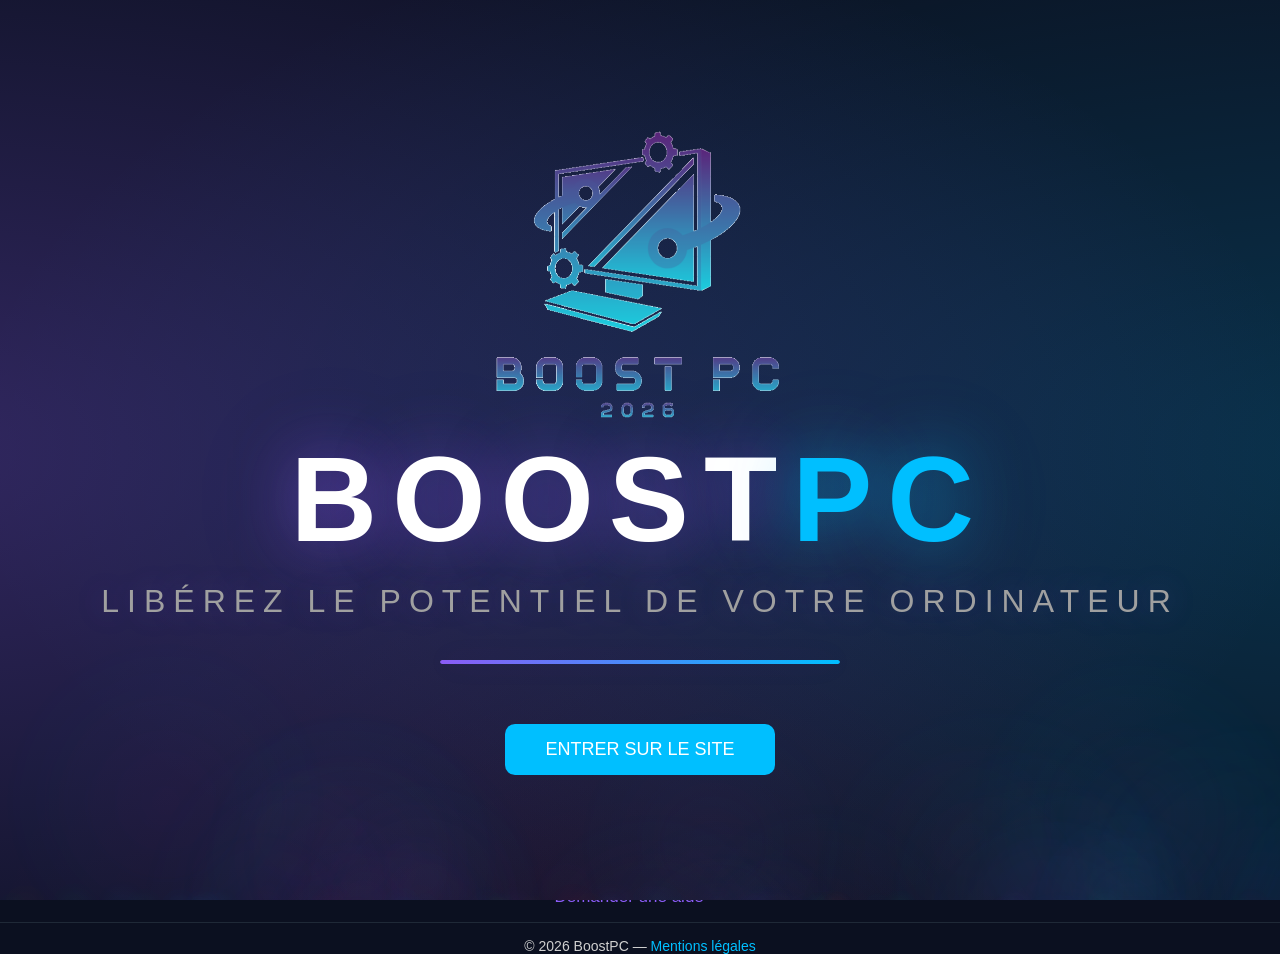
<file: index.html>
<!DOCTYPE html>
<html lang="fr">

<head>
    <meta charset="UTF-8">
    <meta name="viewport" content="width=device-width, initial-scale=1.0">

    <title>BoostPC - Optimisation PC Gratuite, Gaming & Assistance</title>
    <meta name="description" content="BoostPC optimise votre PC gratuitement : performances, gaming, maintenance et assistance informatique personnalisée.">

    <meta property="og:title" content="BoostPC - Optimisation PC Gratuite, Gaming & Assistance">
    <meta property="og:description" content="Libérez le potentiel de votre ordinateur. Optimisation, gaming, maintenance et assistance informatique gratuite.">
    <meta property="og:image" content="https://boostpcbyquarz.github.io/boostpc/images/Boost_PC_logo.png">
    <meta property="og:image:width" content="1200">
    <meta property="og:image:height" content="630">
    <meta property="og:url" content="https://boostpcbyquarz.github.io/boostpc/">
    <meta property="og:type" content="website">
    <meta property="og:site_name" content="BoostPC">
    <meta name="twitter:card" content="summary_large_image">

    <!-- Feuille de style -->
    <link rel="stylesheet" href="css/style.css">
    <link rel="icon" type="image/png" href="images/piclumen-1785346111693.png">
</head>

<body>

    <!-- CINÉMATIQUE D'ENTRÉE SPECTACULAIRE -->
    <div id="cinematic-overlay">
        <div class="cinematic-bg-glow"></div>
        <div class="cinematic-smoke" id="cinematic-smoke"></div>
        <div class="cinematic-trails"></div>
        <div class="cinematic-particles" id="cinematic-particles"></div>
        <div class="cinematic-content">
            <div class="cinematic-logo">
                <img src="images/Boost_PC_logo.png" alt="BoostPC">
            </div>
            <div class="cinematic-title">BOOST<span>PC</span></div>
            <div class="cinematic-subtitle">LIBÉREZ LE POTENTIEL DE VOTRE ORDINATEUR</div>
            <div class="cinematic-loader">
                <div class="cinematic-bar"></div>
            </div>
            <button class="cinematic-enter-btn" onclick="closeCinematic()">ENTRER SUR LE SITE</button>
        </div>
    </div>

    <!-- VIDEO DE FOND -->
    <video class="bg-video" autoplay muted loop playsinline>
        <source src="videos/ventilos-bg.mp4" type="video/mp4">
    </video>
    <div class="bg-video-overlay"></div>

    <!-- HEADER -->
    <header>
        <div class="logo">
            <img src="images/piclumen-1785346111693.png" alt="BoostPC" width="80">
        </div>
        <nav>
            <a href="index.html">Accueil</a>
            <a href="pages/services.html">Services</a>
            <a href="pages/resultats.html">Résultats</a>
            <a href="pages/avis.html">Avis</a>
            <a href="pages/communaute.html">Communauté</a>
            <a href="pages/apropos.html">À propos</a>
            <a href="pages/faq.html">FAQ</a>
            <a href="pages/partenariat.html">Partenariat</a>
            <a href="pages/contact.html">Contact</a>
        </nav>
    </header>

    <!-- SECTION HERO -->
    <section class="hero">

        <img src="images/Boost_PC_logo.png" alt="BoostPC" class="hero-logo">

        <!-- BLOC LIVE -->
        <div id="live-accueil" style="display:none;" class="live-accueil">
            <p>🔴 En ce moment en live :</p>
            <div id="live-accueil-liste"></div>
        </div>

        <p>
            Libérez le potentiel de votre ordinateur
        </p>

        <span>
            Optimisation PC • Gaming • Maintenance • Assistance informatique
        </span>

        <a href="pages/contact.html" class="hero-button">
            Demander une aide gratuite
        </a>

    </section>

    <!-- SECTION AVANTAGES -->
    <section class="advantages">

        <div class="advantages-container">

            <div class="intro-text">
                <h2>Une expertise accessible à tous</h2>
                <p>
                    BoostPC propose actuellement ses services gratuitement
                    afin de développer une communauté, partager ses connaissances
                    et aider les utilisateurs à tirer le meilleur de leur matériel.
                </p>
            </div>

            <div class="advantage-card">
                <h3>Performances optimisées</h3>
                <p>Amélioration de la réactivité, de la stabilité et de l'efficacité du système.</p>
            </div>

            <div class="advantage-card">
                <h3>Assistance personnalisée</h3>
                <p>Des conseils adaptés à votre matériel et à vos besoins.</p>
            </div>

            <div class="advantage-card">
                <h3>Modifications expliquées</h3>
                <p>Chaque optimisation est expliquée et peut être annulée à tout moment.</p>
            </div>

        </div>

    </section>

    <!-- FOOTER -->
    <footer>
        <div class="intervention-counter">
            <p>🔧 <strong>19</strong> PC optimisés</p>
            <a href="pages/contact.html">Demander une aide →</a>
        </div>
        <p>&copy; 2026 BoostPC — <a href="pages/mentions-legales.html">Mentions légales</a></p>
    </footer>

    <!-- SCRIPTS -->
    <script src="js/script.js"></script>
    <script data-goatcounter="https://boostpc.goatcounter.com/count" async src="//gc.zgo.at/count.js"></script>

    <script>
    // =========================
    // CINÉMATIQUE D'ENTRÉE SPECTACULAIRE
    // =========================

    document.addEventListener('DOMContentLoaded', function() {

        const overlay = document.getElementById('cinematic-overlay');
        if (!overlay) return;

        // =========================
        // GÉNÉRER LES PARTICULES
        // =========================

        const particlesContainer = document.getElementById('cinematic-particles');
        if (particlesContainer) {
            const colors = ['#8B5CF6', '#00bfff', '#ff0044', '#00ff88', '#ffd700'];

            for (let i = 0; i < 60; i++) {
                const particle = document.createElement('div');
                particle.className = 'particle';
                const size = Math.random() * 6 + 2;
                const color = colors[Math.floor(Math.random() * colors.length)];
                const duration = Math.random() * 8 + 6;
                const delay = Math.random() * 10;
                particle.style.cssText = `
                    width: ${size}px;
                    height: ${size}px;
                    background: ${color};
                    left: ${Math.random() * 100}%;
                    bottom: -10px;
                    animation-duration: ${duration}s;
                    animation-delay: ${delay}s;
                    box-shadow: 0 0 ${size * 3}px ${color};
                    opacity: ${Math.random() * 0.6 + 0.2};
                `;
                particlesContainer.appendChild(particle);
            }
        }

        // =========================
        // GÉNÉRER LA FUMÉE
        // =========================

        function generateSmoke() {
            const container = document.getElementById('cinematic-smoke');
            if (!container) return;

            for (let i = 0; i < 25; i++) {
                const smoke = document.createElement('div');
                smoke.className = 'smoke-particle';
                const size = Math.random() * 300 + 100;
                const duration = Math.random() * 20 + 15;
                const delay = Math.random() * 20;
                smoke.style.cssText = `
                    width: ${size}px;
                    height: ${size}px;
                    left: ${Math.random() * 100}%;
                    bottom: -${Math.random() * 200 + 50}px;
                    --smoke-duration: ${duration}s;
                    animation-delay: ${delay}s;
                    opacity: ${Math.random() * 0.3 + 0.1};
                `;
                container.appendChild(smoke);
            }
        }

        generateSmoke();

        // =========================
        // GÉNÉRER LA FUMÉE - DEUXIÈME COUCHE
        // =========================

        function generateSmokeLayer2() {
            const container = document.getElementById('cinematic-smoke');
            if (!container) return;

            for (let i = 0; i < 15; i++) {
                const smoke = document.createElement('div');
                smoke.className = 'smoke-particle';
                const size = Math.random() * 200 + 80;
                const duration = Math.random() * 25 + 20;
                const delay = Math.random() * 15;
                smoke.style.cssText = `
                    width: ${size}px;
                    height: ${size}px;
                    left: ${Math.random() * 100}%;
                    bottom: -${Math.random() * 100 + 30}px;
                    --smoke-duration: ${duration}s;
                    animation-delay: ${delay}s;
                    opacity: ${Math.random() * 0.2 + 0.05};
                    background: radial-gradient(ellipse at center, rgba(255, 255, 255, 0.05), rgba(139, 92, 246, 0.02), transparent);
                `;
                container.appendChild(smoke);
            }
        }

        generateSmokeLayer2();

        // =========================
        // FERMER LA CINÉMATIQUE
        // =========================

        window.closeCinematic = function() {
            overlay.classList.add('hidden');
            setTimeout(function() {
                overlay.style.display = 'none';
            }, 1500);
        };

        // Clic sur l'écran pour fermer plus tôt
        overlay.addEventListener('click', function(e) {
            if (e.target.tagName === 'BUTTON') return;
            clearTimeout(autoClose);
            window.closeCinematic();
        });

        // Empêcher le scroll pendant la cinématique
        document.body.style.overflow = 'hidden';

        // Réactiver le scroll quand la cinématique est fermée
        const originalClose = window.closeCinematic;
        window.closeCinematic = function() {
            document.body.style.overflow = '';
            originalClose();
        };

    });
    
    </script>

</body>
</html>
</file>
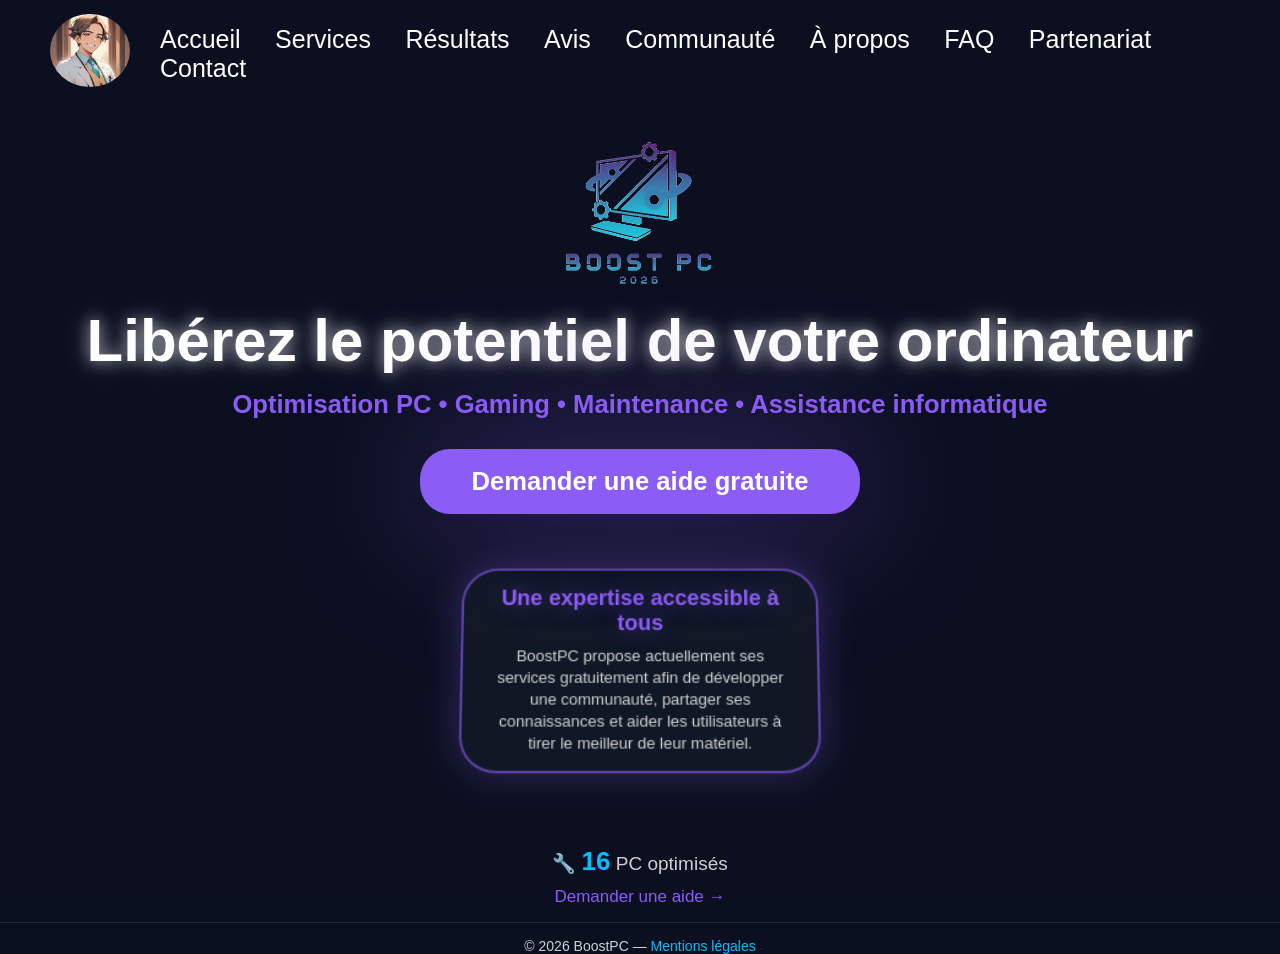
<file: index_backup.html>
<!DOCTYPE html>
<html lang="fr">

<head>
    <meta charset="UTF-8">
    <meta name="viewport" content="width=device-width, initial-scale=1.0">

    <title>BoostPC - Optimisation PC Gratuite, Gaming & Assistance</title>
    <meta name="description" content="BoostPC optimise votre PC gratuitement : performances, gaming, maintenance et assistance informatique personnalisée.">

<meta property="og:title" content="BoostPC - Optimisation PC Gratuite, Gaming & Assistance">
<meta property="og:description" content="Libérez le potentiel de votre ordinateur. Optimisation, gaming, maintenance et assistance informatique gratuite.">
<meta property="og:image" content="https://boostpcbyquarz.github.io/boostpc/images/Boost_PC_logo.png">
<meta property="og:image:width" content="1200">
<meta property="og:image:height" content="630">
<meta property="og:url" content="https://boostpcbyquarz.github.io/boostpc/">
<meta property="og:type" content="website">
<meta property="og:site_name" content="BoostPC">
<meta name="twitter:card" content="summary_large_image">
    <!-- Feuille de style -->
    <link rel="stylesheet" href="css/style.css">
    <link rel="icon" type="image/png" href="images/piclumen-1785346111693.png">
</head>

<body>

    <header>

        <div class="logo">
            <img src="images/piclumen-1785346111693.png" alt="BoostPC" width="80">
        </div>
<nav>

    <a href="../index.html">Accueil</a>
<a href="pages/services.html">Services</a>
<a href="pages/resultats.html">Résultats</a>
<a href="pages/avis.html">Avis</a>
<a href="pages/communaute.html">Communauté</a>
<a href="pages/apropos.html">À propos</a>
<a href="pages/faq.html">FAQ</a>
<a href="pages/partenariat.html">Partenariat</a>
<a href="pages/contact.html">Contact</a>

</nav>
    
    </header> 

    <section class="hero">

    <img src="images/Boost_PC_logo.png" alt="BoostPC" class="hero-logo">

    <p>
        Libérez le potentiel de votre ordinateur
    </p>

    <span>
        Optimisation PC • Gaming • Maintenance • Assistance informatique
    </span>

    <a href="pages/contact.html" class="hero-button">
        Demander une aide gratuite
    </a>

</section>


<section class="advantages">

    <div class="advantages-container">

        <div class="intro-text">
            <h2>Une expertise accessible à tous</h2>
            <p>
                BoostPC propose actuellement ses services gratuitement
                afin de développer une communauté, partager ses connaissances
                et aider les utilisateurs à tirer le meilleur de leur matériel.
            </p>
        </div>

        <div class="advantage-card">
            <h3>⚡ Performances optimisées</h3>
            <p>Amélioration de la réactivité, de la stabilité et de l'efficacité du système.</p>
        </div>

        <div class="advantage-card">
            <h3>🛠 Assistance personnalisée</h3>
            <p>Des conseils adaptés à votre matériel et à vos besoins.</p>
        </div>

        <div class="advantage-card">
            <h3>🔒 Modifications expliquées</h3>
            <p>Chaque optimisation est expliquée et peut être annulée à tout moment.</p>
        </div>

    </div>

</section>

    <script src="js/script.js"></script>

    <footer>
    <div class="intervention-counter">
        <p>🔧 <strong>16</strong> PC optimisés</p>
        <a href="pages/contact.html">Demander une aide →</a>
    </div>
    <p>&copy; 2026 BoostPC — <a href="pages/mentions-legales.html">Mentions légales</a></p>
</footer>
<script data-goatcounter="https://boostpc.goatcounter.com/count"
        async src="//gc.zgo.at/count.js"></script>
</body>
<video class="bg-video" autoplay muted loop playsinline>
    <source src="videos/ventilos-bg.mp4" type="video/mp4">
</video>
<div class="bg-video-overlay"></div>
</html>
</file>
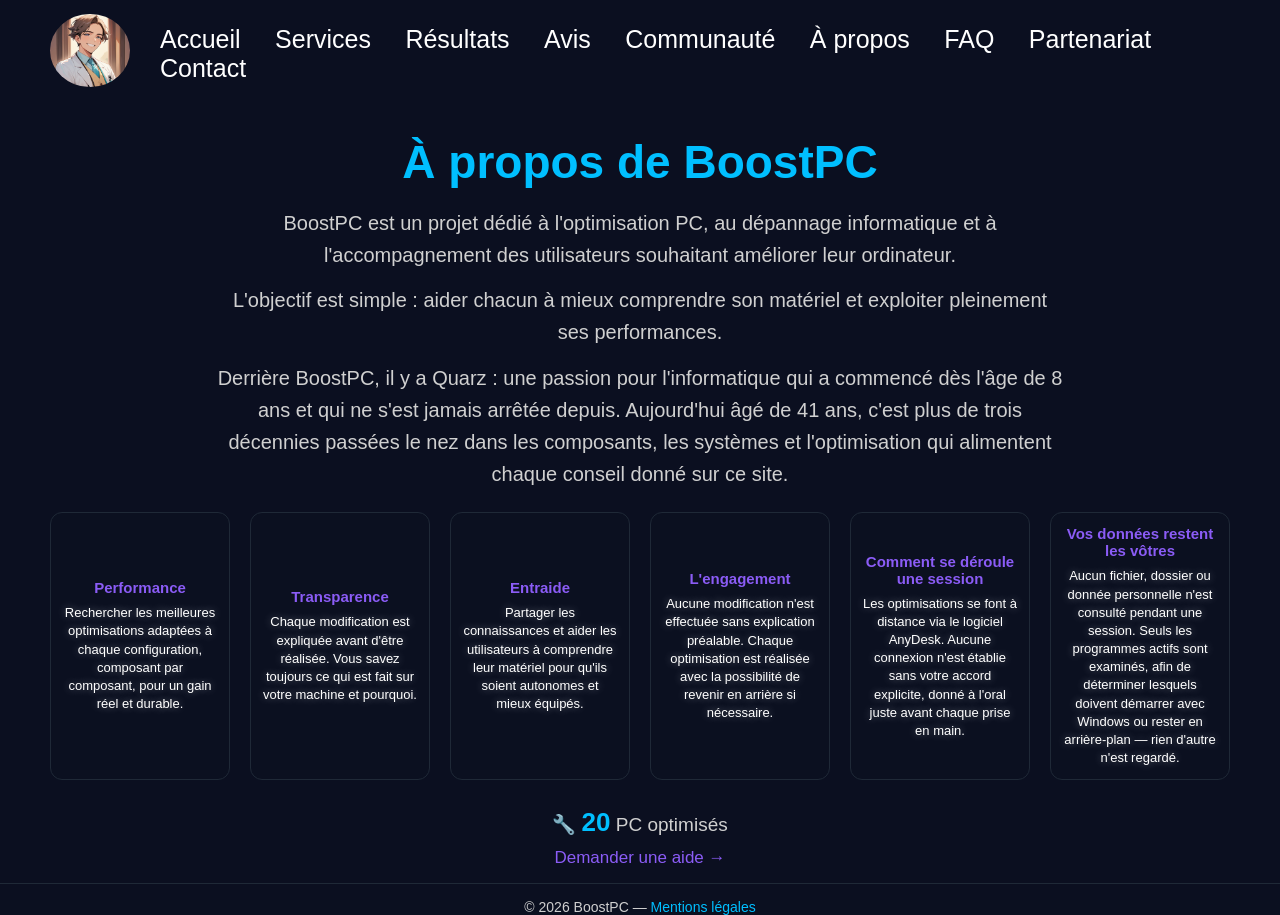
<file: pages/apropos.html>
<!DOCTYPE html>
<html lang="fr">

<head>

    <meta charset="UTF-8">
    <meta name="viewport" content="width=device-width, initial-scale=1.0">

    <title>BoostPC - À propos</title>

    <meta name="description" content="Découvrez qui se cache derrière BoostPC : Quarz, passionné d'informatique depuis plus de 30 ans, au service de l'optimisation PC.">
    <meta property="og:title" content="BoostPC - À propos">
    <meta property="og:description" content="Derrière BoostPC, une passion pour l'informatique qui dure depuis plus de 30 ans.">
    <meta property="og:url" content="https://boostpcbyquarz.github.io/boostpc/pages/apropos.html">
    <meta property="og:image" content="https://boostpcbyquarz.github.io/boostpc/images/Boost_PC_logo.png">
    <meta property="og:type" content="website">

    <link rel="stylesheet" href="../css/style.css">
    <link rel="icon" type="image/png" href="../images/piclumen-1785346111693.png">
</head>

<body>

    <!-- VIDEO DE FOND -->
    <video class="bg-video" autoplay muted loop playsinline>
        <source src="../videos/ventilos-bg.mp4" type="video/mp4">
    </video>
    <div class="bg-video-overlay"></div>

    <!-- HEADER -->
    <header>

        <div class="logo">
            <img src="../images/piclumen-1785346111693.png" alt="BoostPC" width="80">
        </div>

        <nav>
            <a href="../index.html">Accueil</a>
            <a href="services.html">Services</a>
            <a href="resultats.html">Résultats</a>
            <a href="avis.html">Avis</a>
            <a href="communaute.html">Communauté</a>
            <a href="apropos.html">À propos</a>
            <a href="faq.html">FAQ</a>
            <a href="partenariat.html">Partenariat</a>
            <a href="contact.html">Contact</a>
        </nav>

    </header>

    <!-- SECTION A PROPOS -->
    <section class="about">

        <h2>À propos de BoostPC</h2>

        <p>
            BoostPC est un projet dédié à l'optimisation PC,
            au dépannage informatique et à l'accompagnement
            des utilisateurs souhaitant améliorer leur ordinateur.
        </p>

        <p>
            L'objectif est simple :
            aider chacun à mieux comprendre son matériel
            et exploiter pleinement ses performances.
        </p>

        <p>
            Derrière BoostPC, il y a Quarz : une passion pour l'informatique
            qui a commencé dès l'âge de 8 ans et qui ne s'est jamais arrêtée
            depuis. Aujourd'hui âgé de 41 ans, c'est plus de trois décennies
            passées le nez dans les composants, les systèmes et l'optimisation
            qui alimentent chaque conseil donné sur ce site.
        </p>

        <!-- VALEURS -->
        <div class="values">

            <div class="value-card">
                <h3>Performance</h3>
                <p>Rechercher les meilleures optimisations adaptées à chaque configuration, composant par composant, pour un gain réel et durable.</p>
            </div>

            <div class="value-card">
                <h3>Transparence</h3>
                <p>Chaque modification est expliquée avant d'être réalisée. Vous savez toujours ce qui est fait sur votre machine et pourquoi.</p>
            </div>

            <div class="value-card">
                <h3>Entraide</h3>
                <p>Partager les connaissances et aider les utilisateurs à comprendre leur matériel pour qu'ils soient autonomes et mieux équipés.</p>
            </div>

            <div class="trust-box">
                <h3>L'engagement</h3>
                <p>Aucune modification n'est effectuée sans explication préalable. Chaque optimisation est réalisée avec la possibilité de revenir en arrière si nécessaire.</p>
            </div>

            <div class="trust-box">
                <h3>Comment se déroule une session</h3>
                <p>Les optimisations se font à distance via le logiciel AnyDesk. Aucune connexion n'est établie sans votre accord explicite, donné à l'oral juste avant chaque prise en main.</p>
            </div>

            <div class="trust-box">
                <h3>Vos données restent les vôtres</h3>
                <p>Aucun fichier, dossier ou donnée personnelle n'est consulté pendant une session. Seuls les programmes actifs sont examinés, afin de déterminer lesquels doivent démarrer avec Windows ou rester en arrière-plan — rien d'autre n'est regardé.</p>
            </div>

        </div>

    </section>

    <!-- FOOTER -->
    <footer>
        <div class="intervention-counter">
            <p>🔧 <strong>20</strong> PC optimisés</p>
            <a href="contact.html">Demander une aide →</a>
        </div>
        <p>&copy; 2026 BoostPC — <a href="mentions-legales.html">Mentions légales</a></p>
    </footer>

    <!-- SCRIPTS -->
    <script data-goatcounter="https://boostpc.goatcounter.com/count" async src="//gc.zgo.at/count.js"></script>

</body>

</html>
</file>
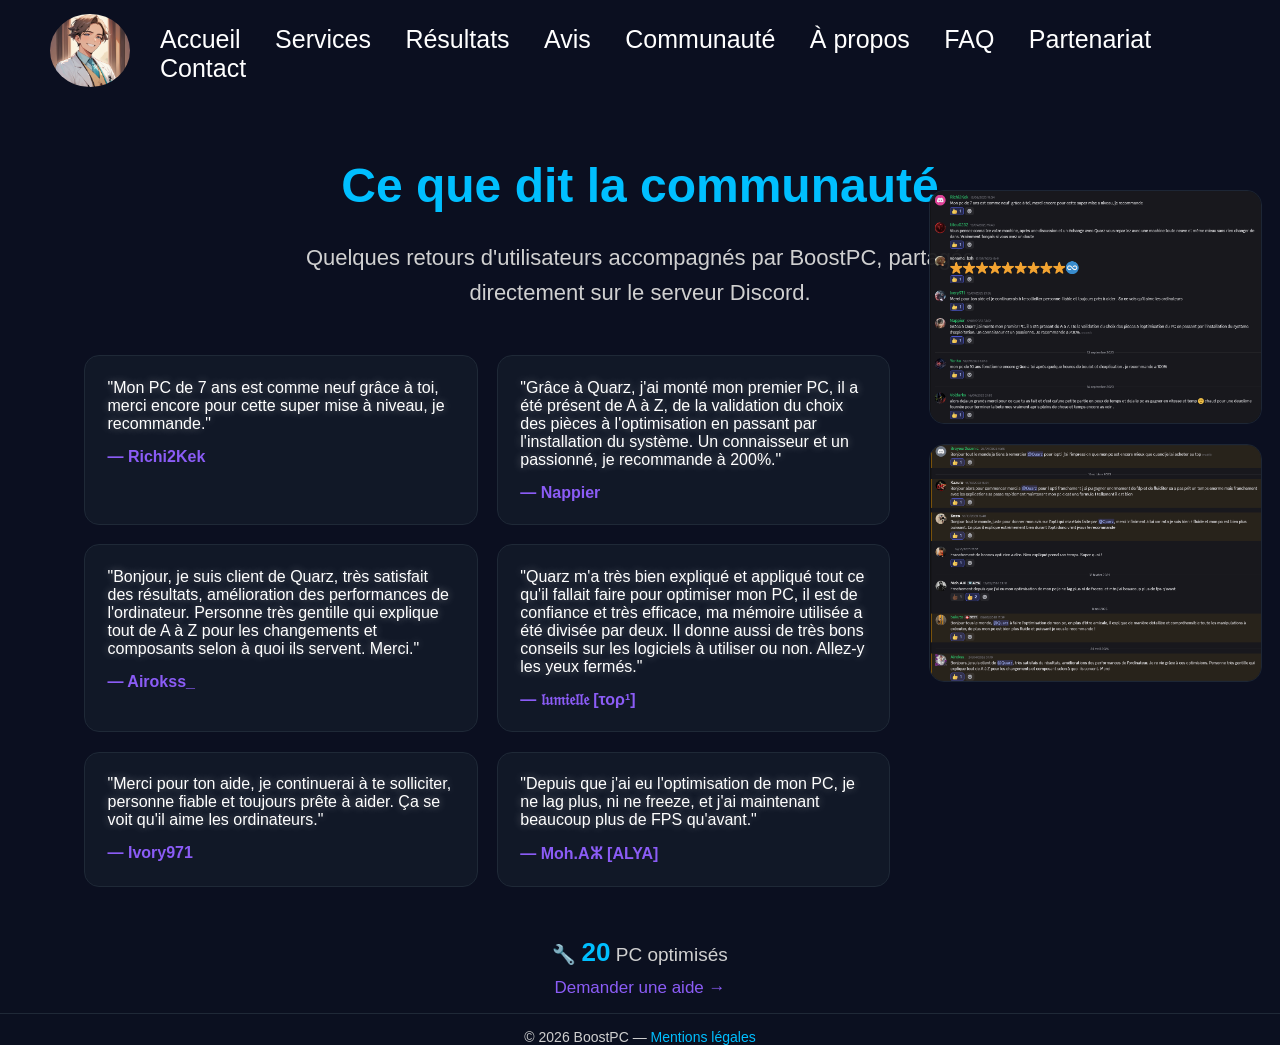
<file: pages/avis.html>
<!DOCTYPE html>
<html lang="fr">

<head>

    <meta charset="UTF-8">
    <meta name="viewport" content="width=device-width, initial-scale=1.0">

    <title>BoostPC - Avis</title>

    <meta name="description" content="Lisez les avis des utilisateurs accompagnés par BoostPC : optimisation PC, gaming et assistance informatique gratuite.">
    <meta property="og:title" content="BoostPC - Avis">
    <meta property="og:description" content="Ce que dit la communauté BoostPC après optimisation de leur PC.">
    <meta property="og:url" content="https://boostpcbyquarz.github.io/boostpc/pages/avis.html">
    <meta property="og:image" content="https://boostpcbyquarz.github.io/boostpc/images/Boost_PC_logo.png">
    <meta property="og:type" content="website">

    <link rel="stylesheet" href="../css/style.css">
    <link rel="icon" type="image/png" href="../images/piclumen-1785346111693.png">

</head>

<body>

    <!-- VIDEO DE FOND -->
    <video class="bg-video" autoplay muted loop playsinline>
        <source src="../videos/ventilos-bg.mp4" type="video/mp4">
    </video>
    <div class="bg-video-overlay"></div>

    <!-- HEADER -->
    <header>
        <div class="logo">
            <img src="../images/piclumen-1785346111693.png" alt="BoostPC" width="80">
        </div>

        <nav>
            <a href="../index.html">Accueil</a>
            <a href="services.html">Services</a>
            <a href="resultats.html">Résultats</a>
            <a href="avis.html">Avis</a>
            <a href="communaute.html">Communauté</a>
            <a href="apropos.html">À propos</a>
            <a href="faq.html">FAQ</a>
            <a href="partenariat.html">Partenariat</a>
            <a href="contact.html">Contact</a>
        </nav>
    </header>

    <!-- SECTION AVIS -->
    <section class="testimonials">

        <h2>Ce que dit la communauté</h2>

        <p class="testimonials-intro">
            Quelques retours d'utilisateurs accompagnés par BoostPC,
            partagés directement sur le serveur Discord.
        </p>

        <div class="testimonials-layout">

            <div class="testimonials-container">

                <div class="testimonial-card">
                    <p>"Mon PC de 7 ans est comme neuf grâce à toi, merci encore pour cette super mise à niveau, je recommande."</p>
                    <span class="testimonial-author">— Richi2Kek</span>
                </div>

                <div class="testimonial-card">
                    <p>"Grâce à Quarz, j'ai monté mon premier PC, il a été présent de A à Z, de la validation du choix des pièces à l'optimisation en passant par l'installation du système. Un connaisseur et un passionné, je recommande à 200%."</p>
                    <span class="testimonial-author">— Nappier</span>
                </div>

                <div class="testimonial-card">
                    <p>"Bonjour, je suis client de Quarz, très satisfait des résultats, amélioration des performances de l'ordinateur. Personne très gentille qui explique tout de A à Z pour les changements et composants selon à quoi ils servent. Merci."</p>
                    <span class="testimonial-author">— Airokss_</span>
                </div>

                <div class="testimonial-card">
                    <p>"Quarz m'a très bien expliqué et appliqué tout ce qu'il fallait faire pour optimiser mon PC, il est de confiance et très efficace, ma mémoire utilisée a été divisée par deux. Il donne aussi de très bons conseils sur les logiciels à utiliser ou non. Allez-y les yeux fermés."</p>
                    <span class="testimonial-author">— 𝔩𝔲𝔪𝔦𝔢𝔩𝔩𝔢 [τορ¹]</span>
                </div>

                <div class="testimonial-card">
                    <p>"Merci pour ton aide, je continuerai à te solliciter, personne fiable et toujours prête à aider. Ça se voit qu'il aime les ordinateurs."</p>
                    <span class="testimonial-author">— Ivory971</span>
                </div>

                <div class="testimonial-card">
                    <p>"Depuis que j'ai eu l'optimisation de mon PC, je ne lag plus, ni ne freeze, et j'ai maintenant beaucoup plus de FPS qu'avant."</p>
                    <span class="testimonial-author">— Moh.Aⵣ [ALYA]</span>
                </div>

            </div>

            <div class="testimonials-side-images">

                <img src="../images/Gauche-avis.jpeg" alt="Avis Discord BoostPC">
                <img src="../images/Droite-avis.png" alt="Avis Discord BoostPC">

            </div>

        </div>

    </section>

    <!-- FOOTER -->
    <footer>
        <div class="intervention-counter">
            <p>🔧 <strong>20</strong> PC optimisés</p>
            <a href="contact.html">Demander une aide →</a>
        </div>
        <p>&copy; 2026 BoostPC — <a href="mentions-legales.html">Mentions légales</a></p>
    </footer>

    <!-- SCRIPTS -->
    <script src="../js/script.js"></script>
    <script data-goatcounter="https://boostpc.goatcounter.com/count" async src="//gc.zgo.at/count.js"></script>

</body>
</html>
</file>
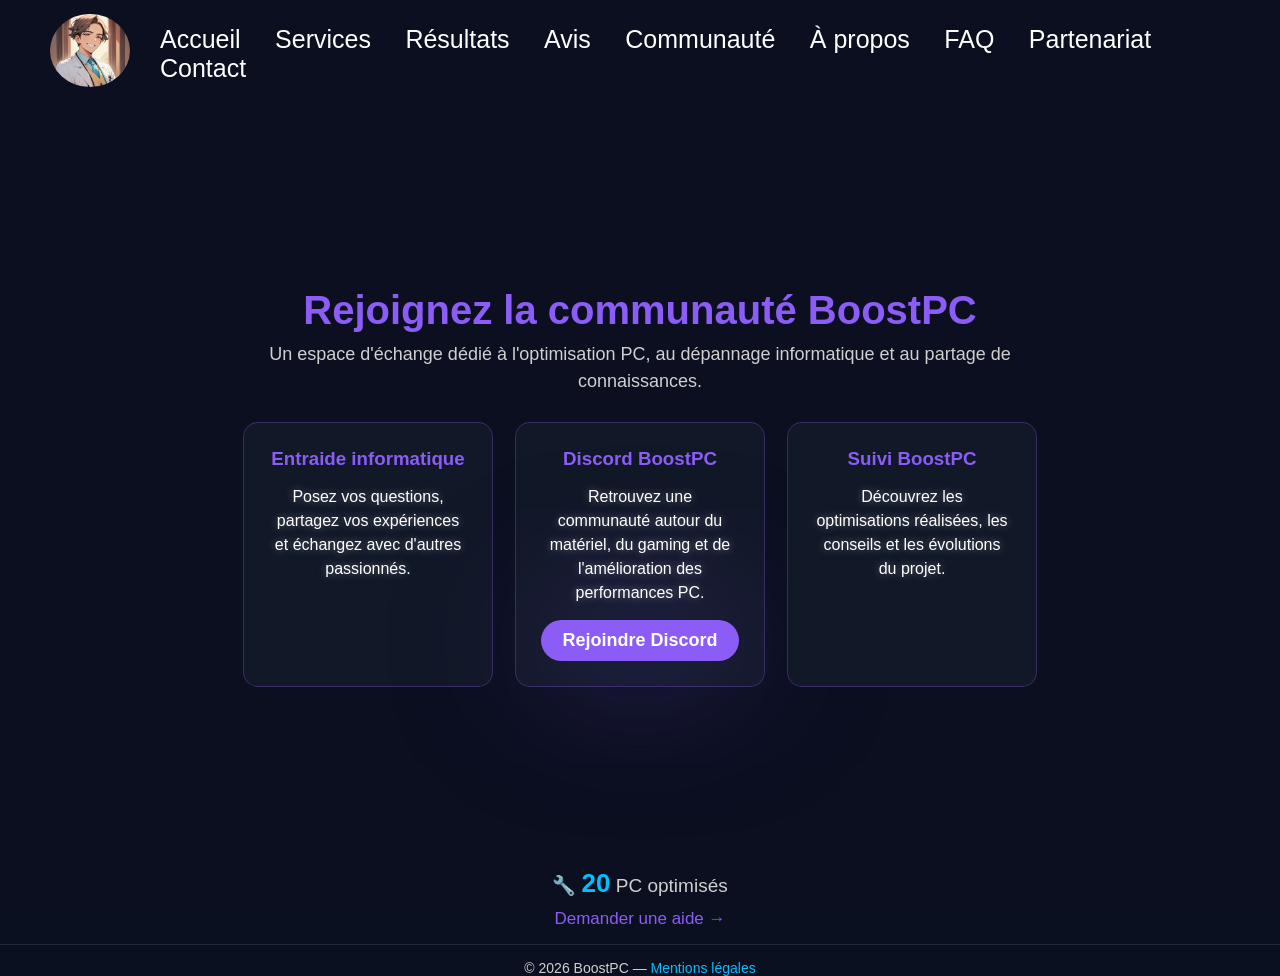
<file: pages/communaute.html>
<!DOCTYPE html>
<html lang="fr">

<head>

    <meta charset="UTF-8">
    <meta name="viewport" content="width=device-width, initial-scale=1.0">

    <title>BoostPC - Communauté</title>

    <meta name="description" content="Rejoignez la communauté BoostPC sur Discord : entraide informatique, gaming et optimisation PC entre passionnés.">
    <meta property="og:title" content="BoostPC - Communauté">
    <meta property="og:description" content="Un espace Discord dédié à l'optimisation PC et au partage de connaissances.">
    <meta property="og:url" content="https://boostpcbyquarz.github.io/boostpc/pages/communaute.html">
    <meta property="og:image" content="https://boostpcbyquarz.github.io/boostpc/images/Boost_PC_logo.png">
    <meta property="og:type" content="website">

    <link rel="stylesheet" href="../css/style.css">
    <link rel="icon" type="image/png" href="../images/piclumen-1785346111693.png">
</head>

<body>

    <!-- VIDEO DE FOND -->
    <video class="bg-video" autoplay muted loop playsinline>
        <source src="../videos/ventilos-bg.mp4" type="video/mp4">
    </video>
    <div class="bg-video-overlay"></div>

    <!-- HEADER -->
    <header>

        <div class="logo">
            <img src="../images/piclumen-1785346111693.png" alt="BoostPC" width="80">
        </div>

        <nav>
            <a href="../index.html">Accueil</a>
            <a href="services.html">Services</a>
            <a href="resultats.html">Résultats</a>
            <a href="avis.html">Avis</a>
            <a href="communaute.html">Communauté</a>
            <a href="apropos.html">À propos</a>
            <a href="faq.html">FAQ</a>
            <a href="partenariat.html">Partenariat</a>
            <a href="contact.html">Contact</a>
        </nav>

    </header>

    <!-- SECTION COMMUNAUTE -->
    <section class="community">

        <h2>Rejoignez la communauté BoostPC</h2>

        <p>
            Un espace d'échange dédié à l'optimisation PC,
            au dépannage informatique et au partage de connaissances.
        </p>

        <div class="community-container">

            <div class="community-card">
                <h3>Entraide informatique</h3>
                <p>
                    Posez vos questions, partagez vos expériences
                    et échangez avec d'autres passionnés.
                </p>
            </div>

            <div class="community-card">
                <h3 class="blink-text">Discord BoostPC</h3>
                <p>
                    Retrouvez une communauté autour du matériel,
                    du gaming et de l'amélioration des performances PC.
                </p>
                <a href="https://discord.gg/PgCu7k28yv" target="_blank" class="hero-button">
                    Rejoindre Discord
                </a>
            </div>

            <div class="community-card">
                <h3>Suivi BoostPC</h3>
                <p>
                    Découvrez les optimisations réalisées,
                    les conseils et les évolutions du projet.
                </p>
            </div>

        </div>

    </section>

    <!-- FOOTER -->
    <footer>
        <div class="intervention-counter">
            <p>🔧 <strong>20</strong> PC optimisés</p>
            <a href="contact.html">Demander une aide →</a>
        </div>
        <p>&copy; 2026 BoostPC — <a href="mentions-legales.html">Mentions légales</a></p>
    </footer>

    <!-- SCRIPTS -->
    <script data-goatcounter="https://boostpc.goatcounter.com/count" async src="//gc.zgo.at/count.js"></script>

</body>

</html>
</file>
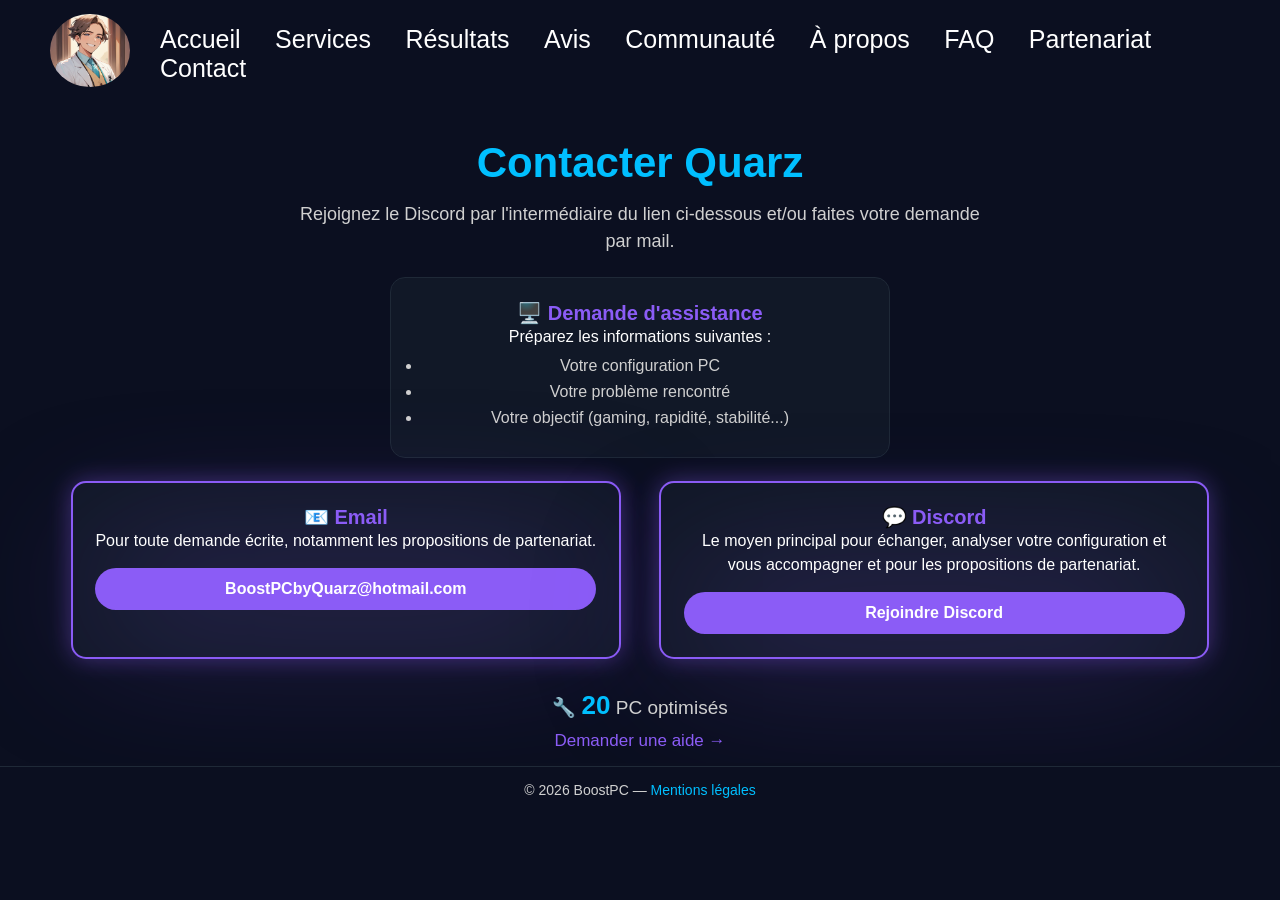
<file: pages/contact.html>
<!DOCTYPE html>
<html lang="fr">

<head>

    <meta charset="UTF-8">
    <meta name="viewport" content="width=device-width, initial-scale=1.0">

    <title>BoostPC - Contact</title>

    <meta name="description" content="Contactez BoostPC pour une optimisation PC gratuite via Discord ou email. Réponse rapide garantie.">
    <meta property="og:title" content="BoostPC - Contact">
    <meta property="og:description" content="Contactez BoostPC pour une optimisation PC gratuite, gaming ou assistance informatique.">
    <meta property="og:url" content="https://boostpcbyquarz.github.io/boostpc/pages/contact.html">
    <meta property="og:image" content="https://boostpcbyquarz.github.io/boostpc/images/Boost_PC_logo.png">
    <meta property="og:type" content="website">

    <link rel="stylesheet" href="../css/style.css">
    <link rel="icon" type="image/png" href="../images/piclumen-1785346111693.png">
</head>

<body>

    <!-- VIDEO DE FOND -->
    <video class="bg-video" autoplay muted loop playsinline>
        <source src="../videos/ventilos-bg.mp4" type="video/mp4">
    </video>
    <div class="bg-video-overlay"></div>

    <!-- HEADER -->
    <header>

        <div class="logo">
            <img src="../images/piclumen-1785346111693.png" alt="BoostPC" width="80">
        </div>

        <nav>
            <a href="../index.html">Accueil</a>
            <a href="services.html">Services</a>
            <a href="resultats.html">Résultats</a>
            <a href="avis.html">Avis</a>
            <a href="communaute.html">Communauté</a>
            <a href="apropos.html">À propos</a>
            <a href="faq.html">FAQ</a>
            <a href="partenariat.html">Partenariat</a>
            <a href="contact.html">Contact</a>
        </nav>

    </header>

    <!-- SECTION CONTACT -->
    <section class="contact">

        <h2>Contacter Quarz</h2>

        <p>
            Rejoignez le Discord par l'intermédiaire
            du lien ci-dessous et/ou faites votre demande par mail.
        </p>

        <div class="contact-box">

            <h3>🖥️ Demande d'assistance</h3>

            <p>
                Préparez les informations suivantes :
            </p>

            <ul>
                <li>Votre configuration PC</li>
                <li>Votre problème rencontré</li>
                <li>Votre objectif (gaming, rapidité, stabilité...)</li>
            </ul>

        </div>

        <div class="contact-pair">

            <div class="contact-box contact-box-featured">

                <h3>📧 Email</h3>

                <p>
                    Pour toute demande écrite, notamment les propositions
                    de partenariat.
                </p>

                <a href="mailto:BoostPCbyQuarz@hotmail.com" class="hero-button">
                    BoostPCbyQuarz@hotmail.com
                </a>

            </div>

            <div class="contact-box contact-box-featured">

                <h3>💬 Discord</h3>

                <p>
                    Le moyen principal pour échanger, analyser votre configuration
                    et vous accompagner et pour les propositions
                    de partenariat.
                </p>

                <a href="https://discord.gg/PgCu7k28yv" target="_blank" class="hero-button">
                    Rejoindre Discord
                </a>

            </div>

        </div>

    </section>

    <!-- FOOTER -->
    <footer>
        <div class="intervention-counter">
            <p>🔧 <strong>20</strong> PC optimisés</p>
            <a href="contact.html">Demander une aide →</a>
        </div>
        <p>&copy; 2026 BoostPC — <a href="mentions-legales.html">Mentions légales</a></p>
    </footer>

    <!-- SCRIPTS -->
    <script data-goatcounter="https://boostpc.goatcounter.com/count" async src="//gc.zgo.at/count.js"></script>

</body>

</html>
</file>
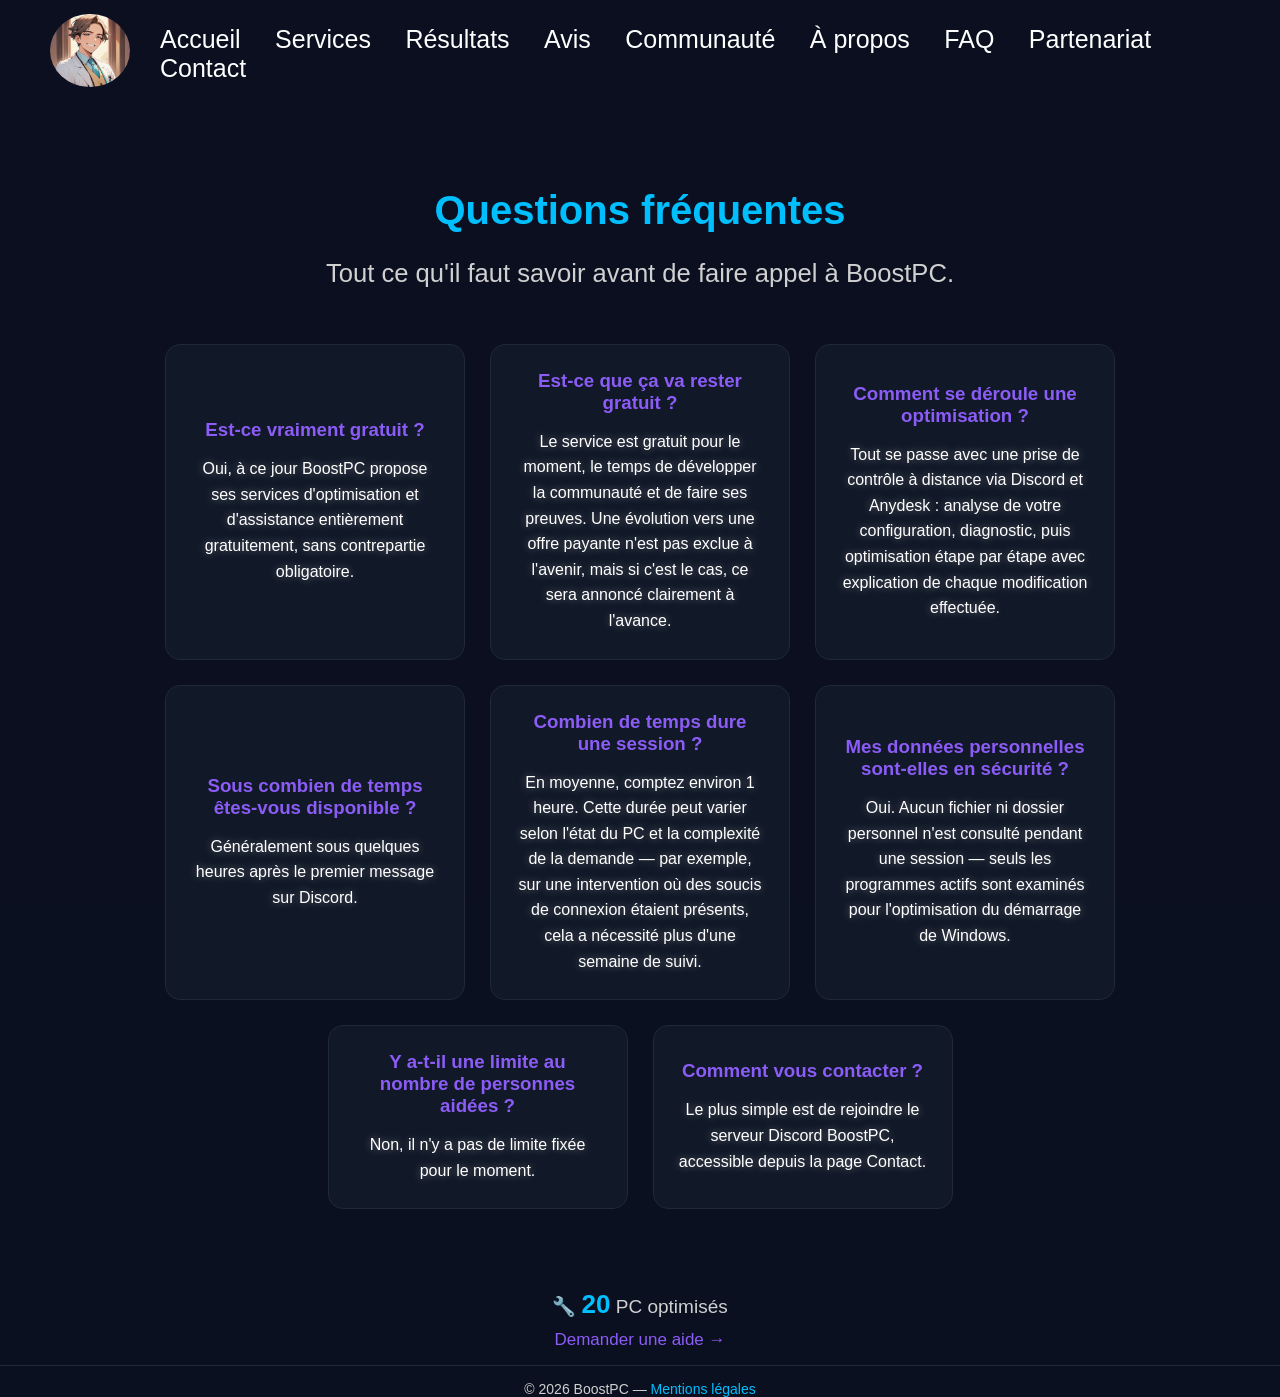
<file: pages/faq.html>
<!DOCTYPE html>
<html lang="fr">

<head>

    <meta charset="UTF-8">
    <meta name="viewport" content="width=device-width, initial-scale=1.0">

    <title>BoostPC - FAQ</title>

    <meta name="description" content="Toutes les réponses à vos questions sur BoostPC : gratuité, déroulement des sessions, sécurité des données et disponibilité.">
    <meta property="og:title" content="BoostPC - FAQ">
    <meta property="og:description" content="Questions fréquentes sur les services d'optimisation PC gratuits de BoostPC.">
    <meta property="og:url" content="https://boostpcbyquarz.github.io/boostpc/pages/faq.html">
    <meta property="og:image" content="https://boostpcbyquarz.github.io/boostpc/images/Boost_PC_logo.png">
    <meta property="og:type" content="website">

    <link rel="stylesheet" href="../css/style.css">
    <link rel="icon" type="image/png" href="../images/piclumen-1785346111693.png">

</head>

<body>

    <!-- VIDEO DE FOND -->
    <video class="bg-video" autoplay muted loop playsinline>
        <source src="../videos/ventilos-bg.mp4" type="video/mp4">
    </video>
    <div class="bg-video-overlay"></div>

    <!-- HEADER -->
    <header>

        <div class="logo">
            <img src="../images/piclumen-1785346111693.png" alt="BoostPC" width="80">
        </div>

        <nav>
            <a href="../index.html">Accueil</a>
            <a href="services.html">Services</a>
            <a href="resultats.html">Résultats</a>
            <a href="avis.html">Avis</a>
            <a href="communaute.html">Communauté</a>
            <a href="apropos.html">À propos</a>
            <a href="faq.html">FAQ</a>
            <a href="partenariat.html">Partenariat</a>
            <a href="contact.html">Contact</a>
        </nav>

    </header>

    <!-- SECTION FAQ -->
    <section class="faq">

        <h2>Questions fréquentes</h2>

        <p class="faq-intro">
            Tout ce qu'il faut savoir avant de faire appel à BoostPC.
        </p>

        <div class="faq-container">

            <div class="faq-card">
                <h3>Est-ce vraiment gratuit ?</h3>
                <p>
                    Oui, à ce jour BoostPC propose ses services d'optimisation
                    et d'assistance entièrement gratuitement, sans contrepartie
                    obligatoire.
                </p>
            </div>

            <div class="faq-card">
                <h3>Est-ce que ça va rester gratuit ?</h3>
                <p>
                    Le service est gratuit pour le moment, le temps de développer
                    la communauté et de faire ses preuves. Une évolution vers une
                    offre payante n'est pas exclue à l'avenir, mais si c'est le cas,
                    ce sera annoncé clairement à l'avance.
                </p>
            </div>

            <div class="faq-card">
                <h3>Comment se déroule une optimisation ?</h3>
                <p>
                    Tout se passe avec une prise de contrôle à distance via Discord et Anydesk : analyse de votre
                    configuration, diagnostic, puis optimisation étape par étape
                    avec explication de chaque modification effectuée.
                </p>
            </div>

            <div class="faq-card">
                <h3>Sous combien de temps êtes-vous disponible ?</h3>
                <p>
                    Généralement sous quelques heures après le premier
                    message sur Discord.
                </p>
            </div>

            <div class="faq-card">
                <h3>Combien de temps dure une session ?</h3>
                <p>
                    En moyenne, comptez environ 1 heure. Cette durée peut varier selon l'état du PC et la complexité de la demande
                    — par exemple, sur une intervention où des soucis de connexion étaient présents,
                    cela a nécessité plus d'une semaine de suivi.
                </p>
            </div>

            <div class="faq-card">
                <h3>Mes données personnelles sont-elles en sécurité ?</h3>
                <p>
                    Oui. Aucun fichier ni dossier personnel n'est consulté
                    pendant une session — seuls les programmes actifs sont
                    examinés pour l'optimisation du démarrage de Windows.
                </p>
            </div>

            <div class="faq-card">
                <h3>Y a-t-il une limite au nombre de personnes aidées ?</h3>
                <p>
                    Non, il n'y a pas de limite fixée pour le moment.
                </p>
            </div>

            <div class="faq-card">
                <h3>Comment vous contacter ?</h3>
                <p>
                    Le plus simple est de rejoindre le serveur Discord BoostPC,
                    accessible depuis la page Contact.
                </p>
            </div>

        </div>

    </section>

    <!-- FOOTER -->
    <footer>
        <div class="intervention-counter">
            <p>🔧 <strong>20</strong> PC optimisés</p>
            <a href="contact.html">Demander une aide →</a>
        </div>
        <p>&copy; 2026 BoostPC — <a href="mentions-legales.html">Mentions légales</a></p>
    </footer>

    <!-- SCRIPTS -->
    <script data-goatcounter="https://boostpc.goatcounter.com/count" async src="//gc.zgo.at/count.js"></script>

</body>

</html>
</file>
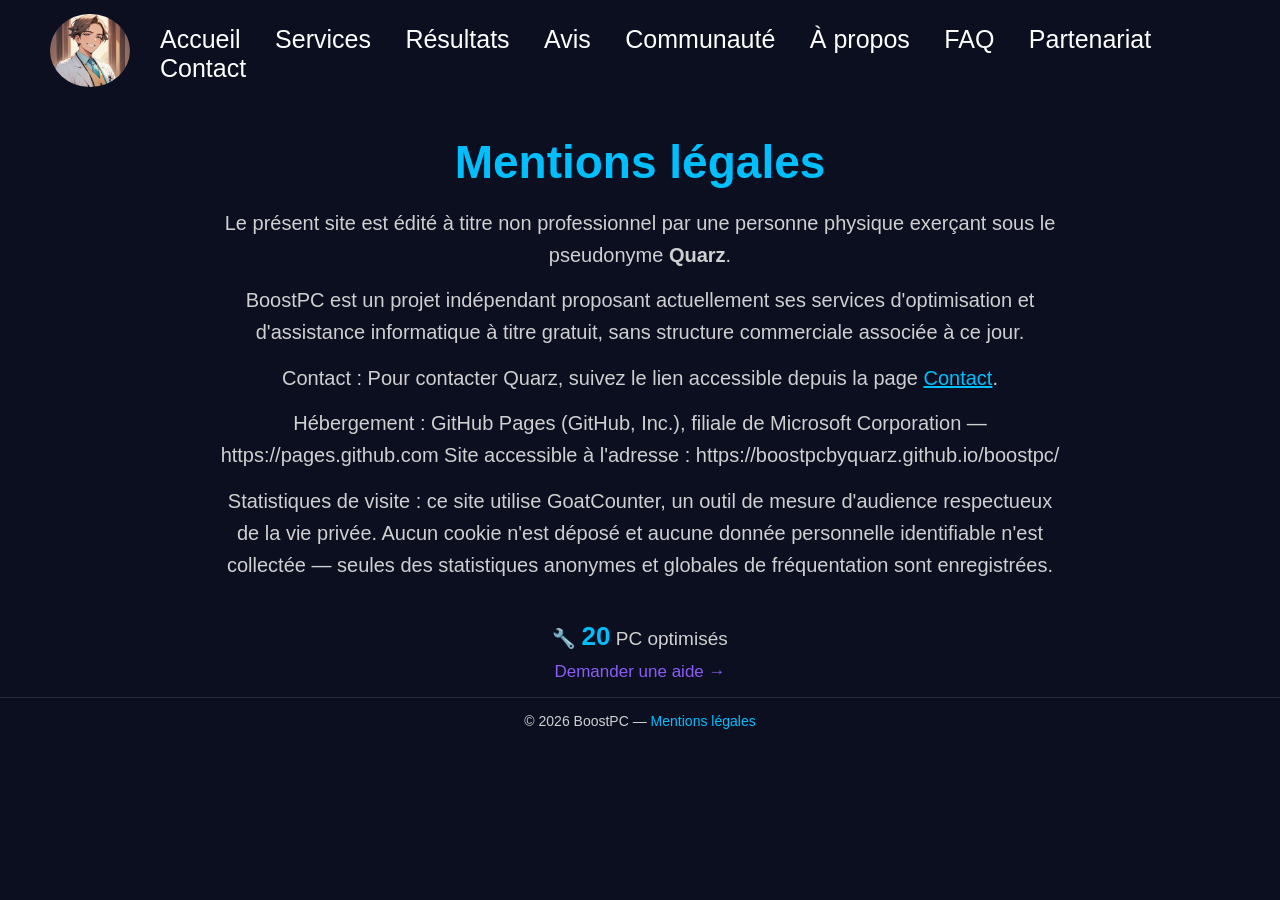
<file: pages/mentions-legales.html>
<!DOCTYPE html>
<html lang="fr">

<head>

    <meta charset="UTF-8">
    <meta name="viewport" content="width=device-width, initial-scale=1.0">

    <title>BoostPC - Mentions légales</title>

    <meta name="description" content="Mentions légales du site BoostPC - optimisation PC gratuite par Quarz.">
    <meta property="og:title" content="BoostPC - Mentions légales">
    <meta property="og:description" content="Mentions légales du site BoostPC.">
    <meta property="og:url" content="https://boostpcbyquarz.github.io/boostpc/pages/mentions-legales.html">
    <meta property="og:image" content="https://boostpcbyquarz.github.io/boostpc/images/Boost_PC_logo.png">
    <meta property="og:type" content="website">

    <link rel="stylesheet" href="../css/style.css">
    <link rel="icon" type="image/png" href="../images/piclumen-1785346111693.png">
</head>

<body>

    <!-- VIDEO DE FOND -->
    <video class="bg-video" autoplay muted loop playsinline>
        <source src="../videos/ventilos-bg.mp4" type="video/mp4">
    </video>
    <div class="bg-video-overlay"></div>

    <!-- HEADER -->
    <header>

        <div class="logo">
            <img src="../images/piclumen-1785346111693.png" alt="BoostPC" width="80">
        </div>

        <nav>
            <a href="../index.html">Accueil</a>
            <a href="services.html">Services</a>
            <a href="resultats.html">Résultats</a>
            <a href="avis.html">Avis</a>
            <a href="communaute.html">Communauté</a>
            <a href="apropos.html">À propos</a>
            <a href="faq.html">FAQ</a>
            <a href="partenariat.html">Partenariat</a>
            <a href="contact.html">Contact</a>
        </nav>

    </header>

    <!-- SECTION MENTIONS LEGALES -->
    <section class="about">

        <h2>Mentions légales</h2>

        <p>
            Le présent site est édité à titre non professionnel par une personne
            physique exerçant sous le pseudonyme <strong>Quarz</strong>.
        </p>

        <p>
            BoostPC est un projet indépendant proposant actuellement
            ses services d'optimisation et d'assistance informatique
            à titre gratuit, sans structure commerciale associée à ce jour.
        </p>

        <p>
            Contact : Pour contacter Quarz, suivez le lien
            accessible depuis la page <a href="contact.html" style="color:#00bfff;">Contact</a>.
        </p>

        <p>
            Hébergement : GitHub Pages (GitHub, Inc.), filiale de Microsoft Corporation — https://pages.github.com
            Site accessible à l'adresse : https://boostpcbyquarz.github.io/boostpc/
        </p>

        <p>
            Statistiques de visite : ce site utilise GoatCounter,
            un outil de mesure d'audience respectueux de la vie privée.
            Aucun cookie n'est déposé et aucune donnée personnelle
            identifiable n'est collectée — seules des statistiques
            anonymes et globales de fréquentation sont enregistrées.
        </p>

    </section>

    <!-- FOOTER -->
    <footer>
        <div class="intervention-counter">
            <p>🔧 <strong>20</strong> PC optimisés</p>
            <a href="contact.html">Demander une aide →</a>
        </div>
        <p>&copy; 2026 BoostPC — <a href="mentions-legales.html">Mentions légales</a></p>
    </footer>

    <!-- SCRIPTS -->
    <script data-goatcounter="https://boostpc.goatcounter.com/count" async src="//gc.zgo.at/count.js"></script>

</body>

</html>
</file>
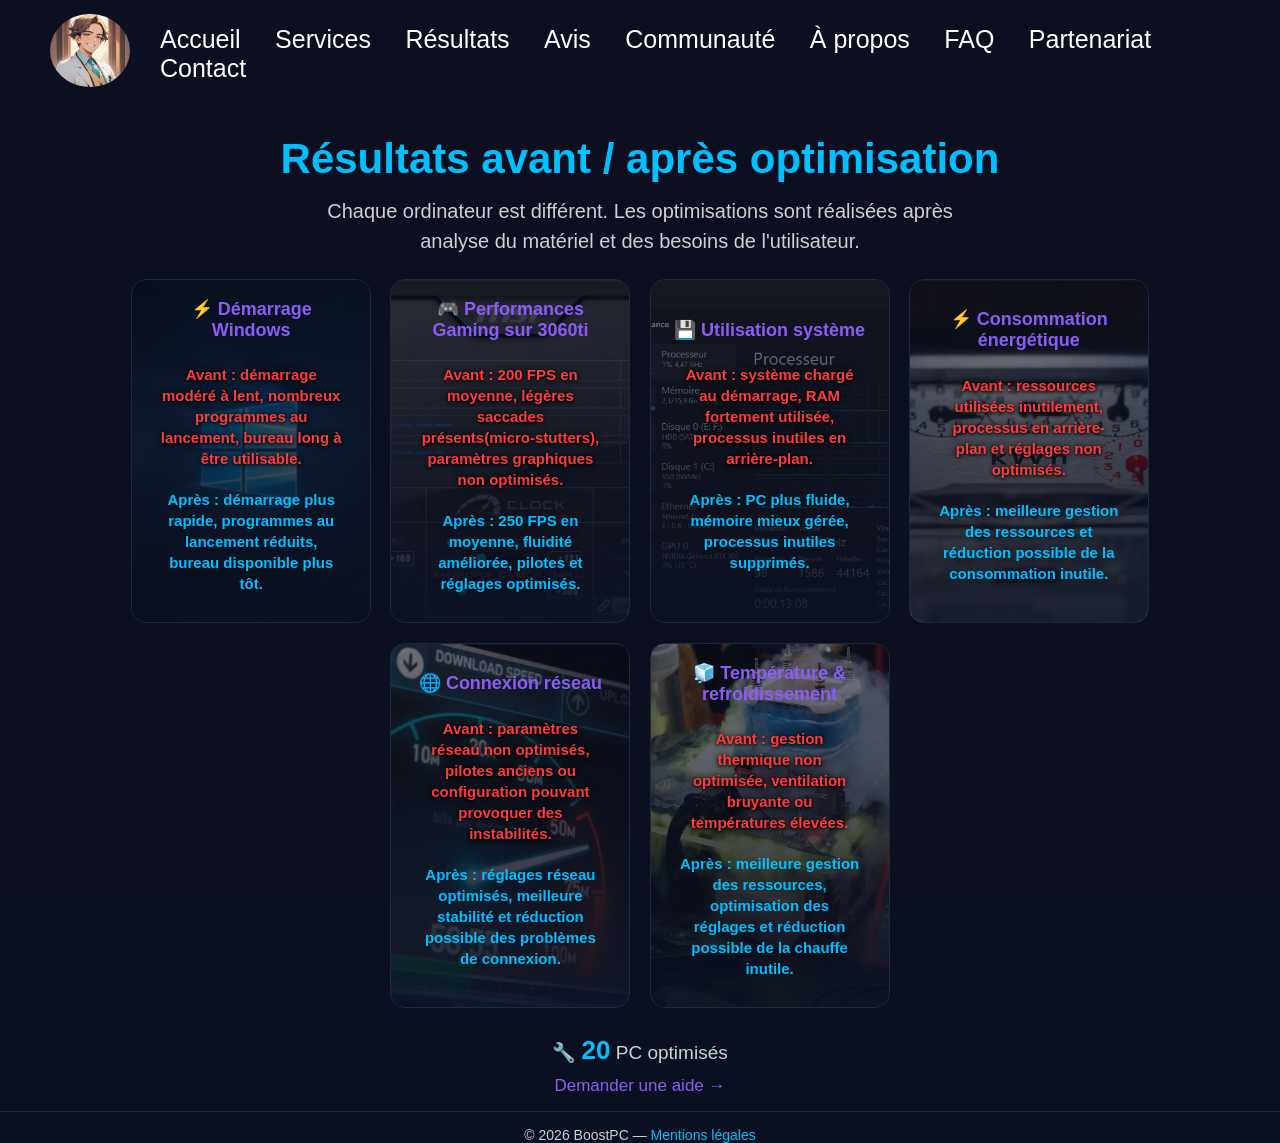
<file: pages/resultats.html>
<!DOCTYPE html>
<html lang="fr">

<head>

    <meta charset="UTF-8">
    <meta name="viewport" content="width=device-width, initial-scale=1.0">

    <title>BoostPC - Résultats</title>

    <meta name="description" content="Découvrez les résultats avant/après des optimisations BoostPC : démarrage Windows, FPS gaming, utilisation système et bien plus.">
    <meta property="og:title" content="BoostPC - Résultats">
    <meta property="og:description" content="Résultats concrets avant et après optimisation PC par BoostPC.">
    <meta property="og:url" content="https://boostpcbyquarz.github.io/boostpc/pages/resultats.html">
    <meta property="og:image" content="https://boostpcbyquarz.github.io/boostpc/images/Boost_PC_logo.png">
    <meta property="og:type" content="website">

    <link rel="stylesheet" href="../css/style.css">
    <link rel="icon" type="image/png" href="../images/piclumen-1785346111693.png">
</head>

<body>

    <!-- VIDEO DE FOND -->
    <video class="bg-video" autoplay muted loop playsinline>
        <source src="../videos/ventilos-bg.mp4" type="video/mp4">
    </video>
    <div class="bg-video-overlay"></div>

    <!-- HEADER -->
    <header>

        <div class="logo">
            <img src="../images/piclumen-1785346111693.png" alt="BoostPC" width="80">
        </div>

        <nav>
            <a href="../index.html">Accueil</a>
            <a href="services.html">Services</a>
            <a href="resultats.html">Résultats</a>
            <a href="avis.html">Avis</a>
            <a href="communaute.html">Communauté</a>
            <a href="apropos.html">À propos</a>
            <a href="faq.html">FAQ</a>
            <a href="partenariat.html">Partenariat</a>
            <a href="contact.html">Contact</a>
        </nav>

    </header>

    <!-- SECTION RESULTATS -->
    <section class="results">

        <h2>Résultats avant / après optimisation</h2>

        <p class="results-intro">
            Chaque ordinateur est différent.
            Les optimisations sont réalisées après analyse
            du matériel et des besoins de l'utilisateur.
        </p>

        <div class="results-container">

            <div class="result-card">
                <h3>⚡ Démarrage Windows</h3>
                <div class="before">
                    Avant : démarrage modéré à lent,
                    nombreux programmes au lancement,
                    bureau long à être utilisable.
                </div>
                <div class="after">
                    Après : démarrage plus rapide,
                    programmes au lancement réduits,
                    bureau disponible plus tôt.
                </div>
            </div>

            <div class="result-card">
                <h3>🎮 Performances Gaming sur 3060ti</h3>
                <div class="before">
                    Avant : 200 FPS en moyenne,
                    légères saccades présents(micro-stutters),
                    paramètres graphiques non optimisés.
                </div>
                <div class="after">
                    Après : 250 FPS en moyenne,
                    fluidité améliorée,
                    pilotes et réglages optimisés.
                </div>
            </div>

            <div class="result-card">
                <h3>💾 Utilisation système</h3>
                <div class="before">
                    Avant : système chargé au démarrage,
                    RAM fortement utilisée,
                    processus inutiles en arrière-plan.
                </div>
                <div class="after">
                    Après : PC plus fluide,
                    mémoire mieux gérée,
                    processus inutiles supprimés.
                </div>
            </div>

            <div class="result-card">
                <h3>⚡ Consommation énergétique</h3>
                <p class="before">
                    Avant : ressources utilisées inutilement,
                    processus en arrière-plan et réglages non optimisés.
                </p>
                <p class="after">
                    Après : meilleure gestion des ressources
                    et réduction possible de la consommation inutile.
                </p>
            </div>

            <div class="result-card">
                <h3>🌐 Connexion réseau</h3>
                <p class="before">
                    Avant : paramètres réseau non optimisés,
                    pilotes anciens ou configuration pouvant provoquer
                    des instabilités.
                </p>
                <p class="after">
                    Après : réglages réseau optimisés,
                    meilleure stabilité et réduction possible
                    des problèmes de connexion.
                </p>
            </div>

            <div class="result-card">
                <h3>🧊 Température & refroidissement</h3>
                <p class="before">
                    Avant : gestion thermique non optimisée,
                    ventilation bruyante ou températures élevées.
                </p>
                <p class="after">
                    Après : meilleure gestion des ressources,
                    optimisation des réglages et réduction possible
                    de la chauffe inutile.
                </p>
            </div>

        </div>

    </section>

    <!-- FOOTER -->
    <footer>
        <div class="intervention-counter">
            <p>🔧 <strong>20</strong> PC optimisés</p>
            <a href="contact.html">Demander une aide →</a>
        </div>
        <p>&copy; 2026 BoostPC — <a href="mentions-legales.html">Mentions légales</a></p>
    </footer>

    <!-- SCRIPTS -->
    <script src="../js/script.js"></script>
    <script data-goatcounter="https://boostpc.goatcounter.com/count" async src="//gc.zgo.at/count.js"></script>

</body>

</html>
</file>
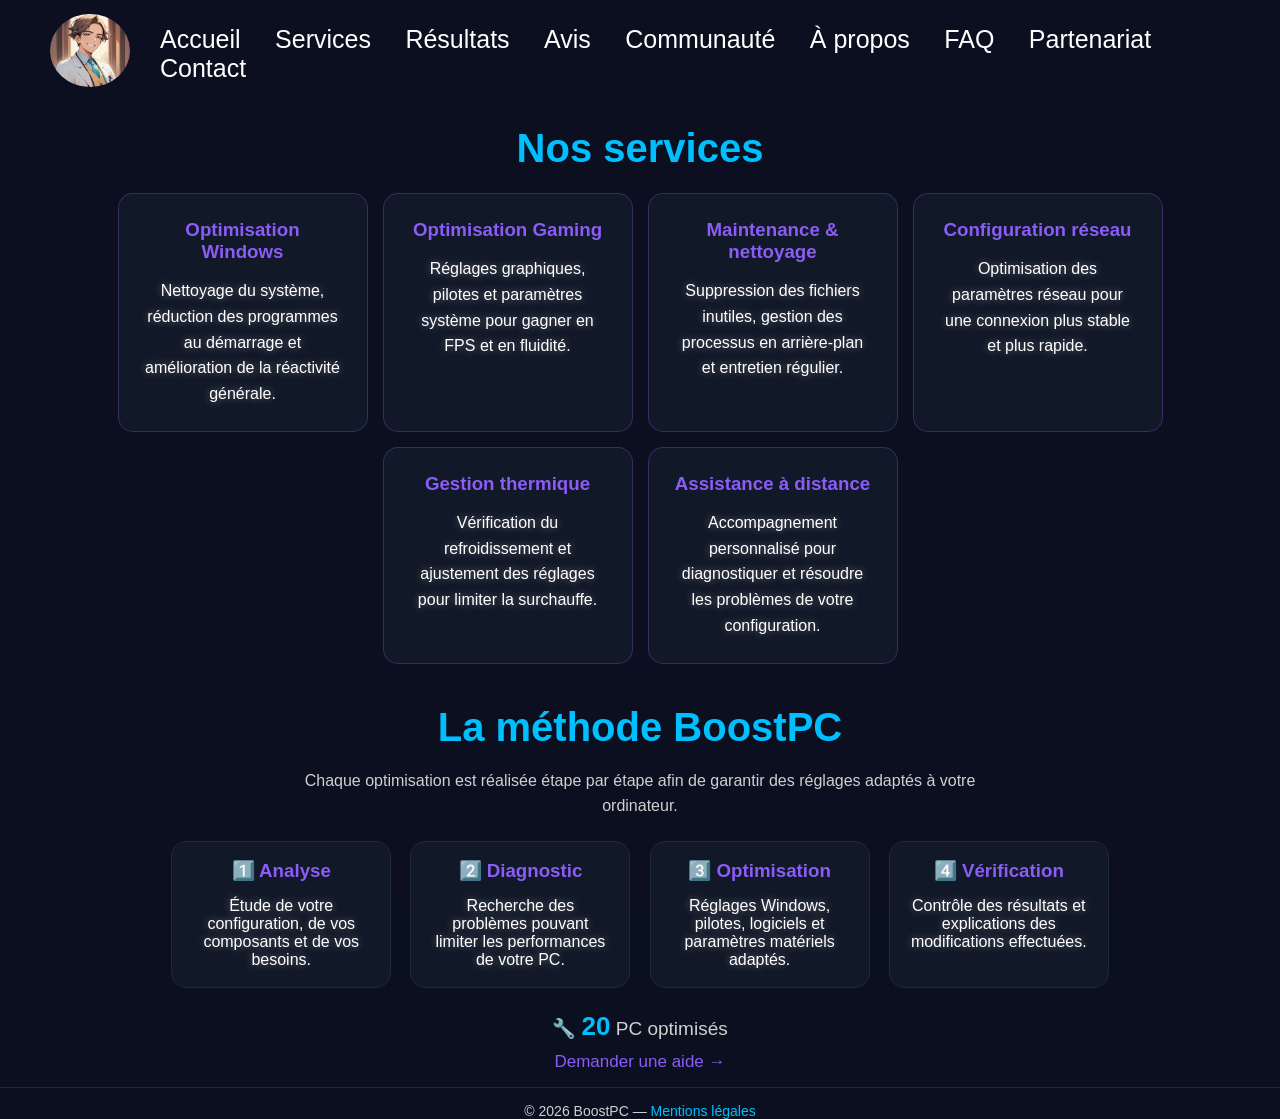
<file: pages/services.html>
<!DOCTYPE html>
<html lang="fr">

<head>

    <meta charset="UTF-8">
    <meta name="viewport" content="width=device-width, initial-scale=1.0">

    <title>BoostPC - Services</title>

    <meta name="description" content="Découvrez les services BoostPC : optimisation Windows, gaming, maintenance, réseau, gestion thermique et assistance à distance.">
    <meta property="og:title" content="BoostPC - Services">
    <meta property="og:description" content="Optimisation Windows, gaming, maintenance et assistance informatique gratuite.">
    <meta property="og:url" content="https://boostpcbyquarz.github.io/boostpc/pages/services.html">
    <meta property="og:image" content="https://boostpcbyquarz.github.io/boostpc/images/Boost_PC_logo.png">
    <meta property="og:type" content="website">

    <link rel="stylesheet" href="../css/style.css">
    <link rel="icon" type="image/png" href="../images/piclumen-1785346111693.png">
</head>

<body>

    <!-- VIDEO DE FOND -->
    <video class="bg-video" autoplay muted loop playsinline>
        <source src="../videos/ventilos-bg.mp4" type="video/mp4">
    </video>
    <div class="bg-video-overlay"></div>

    <!-- HEADER -->
    <header>

        <div class="logo">
            <img src="../images/piclumen-1785346111693.png" alt="BoostPC" width="80">
        </div>

        <nav>
            <a href="../index.html">Accueil</a>
            <a href="services.html">Services</a>
            <a href="resultats.html">Résultats</a>
            <a href="avis.html">Avis</a>
            <a href="communaute.html">Communauté</a>
            <a href="apropos.html">À propos</a>
            <a href="faq.html">FAQ</a>
            <a href="partenariat.html">Partenariat</a>
            <a href="contact.html">Contact</a>
        </nav>

    </header>

    <!-- SECTION SERVICES -->
    <section class="services">

        <h2>Nos services</h2>

        <div class="services-container">

            <div class="service-card">
                <h3>Optimisation Windows</h3>
                <p>
                    Nettoyage du système, réduction des programmes
                    au démarrage et amélioration de la réactivité générale.
                </p>
            </div>

            <div class="service-card">
                <h3>Optimisation Gaming</h3>
                <p>
                    Réglages graphiques, pilotes et paramètres système
                    pour gagner en FPS et en fluidité.
                </p>
            </div>

            <div class="service-card">
                <h3>Maintenance & nettoyage</h3>
                <p>
                    Suppression des fichiers inutiles, gestion des
                    processus en arrière-plan et entretien régulier.
                </p>
            </div>

            <div class="service-card">
                <h3>Configuration réseau</h3>
                <p>
                    Optimisation des paramètres réseau pour une
                    connexion plus stable et plus rapide.
                </p>
            </div>

            <div class="service-card">
                <h3>Gestion thermique</h3>
                <p>
                    Vérification du refroidissement et ajustement
                    des réglages pour limiter la surchauffe.
                </p>
            </div>

            <div class="service-card">
                <h3>Assistance à distance</h3>
                <p>
                    Accompagnement personnalisé pour diagnostiquer
                    et résoudre les problèmes de votre configuration.
                </p>
            </div>

        </div>

    </section>

    <!-- SECTION METHODE -->
    <section class="method">

        <h2>La méthode BoostPC</h2>

        <p class="method-intro">
            Chaque optimisation est réalisée étape par étape
            afin de garantir des réglages adaptés à votre ordinateur.
        </p>

        <div class="method-container">

            <div class="method-card">
                <h3>1️⃣ Analyse</h3>
                <p>
                    Étude de votre configuration, de vos composants
                    et de vos besoins.
                </p>
            </div>

            <div class="method-card">
                <h3>2️⃣ Diagnostic</h3>
                <p>
                    Recherche des problèmes pouvant limiter
                    les performances de votre PC.
                </p>
            </div>

            <div class="method-card">
                <h3>3️⃣ Optimisation</h3>
                <p>
                    Réglages Windows, pilotes, logiciels
                    et paramètres matériels adaptés.
                </p>
            </div>

            <div class="method-card">
                <h3>4️⃣ Vérification</h3>
                <p>
                    Contrôle des résultats et explications
                    des modifications effectuées.
                </p>
            </div>

        </div>

    </section>

    <!-- FOOTER -->
    <footer>
        <div class="intervention-counter">
            <p>🔧 <strong>20</strong> PC optimisés</p>
            <a href="contact.html">Demander une aide →</a>
        </div>
        <p>&copy; 2026 BoostPC — <a href="mentions-legales.html">Mentions légales</a></p>
    </footer>

    <!-- SCRIPTS -->
    <script data-goatcounter="https://boostpc.goatcounter.com/count" async src="//gc.zgo.at/count.js"></script>

</body>

</html>
</file>
<file: css/style.css>
/* =========================
   RESET GENERAL
========================= */

* {
    margin: 0;
    padding: 0;
    box-sizing: border-box;
}

/* =========================
   BASE DU SITE
========================= */

body {
    background: #0b1020;
    color: white;
    font-family: Arial, Helvetica, sans-serif;
}

/* =========================
   HEADER / MENU
========================= */

header {
    display: flex;
    justify-content: space-between;
    align-items: center;
    padding: clamp(8px, 1.5vh, 15px) 50px;
    background: transparent;
}
.logo {
    font-size: 30px;
    font-weight: bold;
    color: #00bfff;
}

.logo img {
    border-radius: 50%;
}
nav a {
    font-size: 25px;
    color: white;
    text-decoration: none;
    margin-left: 30px;
}

nav a:hover {
    color: #00bfff;
}

/* =========================
   ACCUEIL
========================= */

.hero {
    text-align: center;
    padding: clamp(10px, 2vh, 25px) 20px;
}

.hero h1 {
    margin-top: clamp(10px, 2vh, 20px);
    font-size: clamp(30px, 4vw, 45px);
    color: #00bfff;
}

.hero p {
    margin-top: clamp(10px, 1.5vh, 20px);
    font-size: clamp(36px, 5vw, 60px);
    border-radius: 10px;
    color: #ffffff;
    font-weight: bold;
    text-shadow: 0 0 15px rgba(255, 255, 255, 0.6), 0 0 30px rgba(255, 255, 255, 0.3);
}
.hero span {
    display: block;
    margin-top: 15px;
    color: #8B5CF6;
    font-size: clamp(16px, 2vw, 30px);
    font-weight: bold;
}

/* =========================
   BOUTONS GENERAUX
========================= */

button {
    margin-top: 40px;
    background: #00bfff;
    color: white;
    border: none;
    padding: 15px 40px;
    border-radius: 10px;
    font-size: 18px;
    cursor: pointer;
}

button:hover {
    background: #0095cc;
}

/* =========================
   BOUTON HERO BOOSTPC
========================= */

.hero-button {
    display: inline-block;
    margin-top: 30px;
    padding: clamp(12px, 2vh, 20px) clamp(25px, 4vw, 55px);
    background: #8B5CF6;
    color: white;
    text-decoration: none;
    border-radius: 30px;
    font-size: clamp(16px, 2vw, 28px);
    font-weight: bold;
    box-shadow: 0 0 150px rgba(139, 92, 246, 0.5);
    transition: 1s;
}

.hero-button:hover {
    transform: translateY(-5px);
    background: #00bfff;
    box-shadow:
    0 0 1px rgba(0, 191, 255, 0.6),
    0 0 150px rgba(246, 92, 92, 0.5);
}

/* =========================
   AVANTAGES ACCUEIL
========================= */

.advantages {
    display: flex;
    justify-content: center;
    align-items: center;
    padding: clamp(40px, 6vh, 70px) 20px;
    margin-top: clamp(20px, 4vh, 40px);
    perspective: 1200px;
}

.advantages-container {
    position: relative;
    width: clamp(230px, 23vw, 300px);
    height: clamp(170px, 17vh, 210px);
    transform-style: preserve-3d;
    transform: rotateX(8deg);
    animation: orbitRotate 14s linear infinite;
}

.advantages-container:hover {
    animation-play-state: paused;
}

.advantages-container .intro-text,
.advantages-container .advantage-card {
    position: absolute;
    top: 0;
    left: 0;
    width: 100%;
    height: 100%;
    backface-visibility: hidden;
    display: flex;
    flex-direction: column;
    justify-content: center;
    background: #111827;
    padding: 20px;
    border-radius: 15px;
    border: 1px solid #1f2937;
    box-sizing: border-box;
}

.advantages-container .intro-text {
    transform: rotateY(0deg) translateZ(clamp(160px, 18vw, 220px));
}

.advantages-container .advantage-card:nth-of-type(2) {
    transform: rotateY(90deg) translateZ(clamp(160px, 18vw, 220px));
}

.advantages-container .advantage-card:nth-of-type(3) {
    transform: rotateY(180deg) translateZ(clamp(160px, 18vw, 220px));
}

.advantages-container .advantage-card:nth-of-type(4) {
    transform: rotateY(270deg) translateZ(clamp(160px, 18vw, 220px));
}

@keyframes orbitRotate {
    from {
        transform: rotateX(8deg) rotateY(0deg);
    }
    to {
        transform: rotateX(8deg) rotateY(360deg);
    }
}

.advantage-card h3 {
    color: #8B5CF6;
    margin-bottom: 15px;
}

.advantage-card p {
    color: #d0d0d0;
    line-height: 1.5;
}

.intro-text h2 {
    color: #8B5CF6;
    font-size: 18px;
    margin-bottom: 8px;
}

.intro-text p {
    font-size: 13px;
    line-height: 1.4;
}

/* =========================
   SERVICES
========================= */
.services {
    text-align: center;
    padding: clamp(10px, 2vh, 20px) 20px;
}

.services h2 {
    color: #00bfff;
    font-size: clamp(28px, 3.5vw, 40px);
    margin-bottom: clamp(15px, 2.5vh, 30px);
}

.services-container {
    display: flex;
    justify-content: center;
    flex-wrap: wrap;
    gap: clamp(8px, 1.5vw, 15px);
}
.service-card {
    background: #111827;
    width: 250px;
    padding: clamp(15px, 2.5vh, 25px);
    border-radius: 15px;
    transition: 0.3s;
    border: 1px solid #1f2937;
}
.service-card:hover {
    transform: translateY(-10px);
    border-color: #8B5CF6;
}

.service-card h3 {
    color: #8B5CF6;
    margin-bottom: 15px;
}

.service-card p {
    color: #ffffff;
    line-height: 1.6;
    text-shadow: 0 0 8px rgba(255, 255, 255, 0.4);
}
 /* =========================
   RESULTATS
========================= */
.results {
    text-align: center;
    padding: clamp(15px, 3vh, 30px) 20px;
    background: transparent;
}
.results h2 {
    color: #00bfff;
    font-size: clamp(28px, 4vw, 42px);
    margin-bottom: clamp(8px, 1.5vh, 15px);
}

.results-intro {
    max-width: 700px;
    margin: auto;
    color: #d0d0d0;
    font-size: clamp(16px, 1.8vw, 20px);
    line-height: 1.5;
}
.results-container {
    display: flex;
    justify-content: center;
    flex-wrap: wrap;
    gap: clamp(10px, 1.5vw, 20px);
    margin-top: clamp(15px, 2.5vh, 25px);
}

.result-card {
    width: 240px;
    padding: clamp(12px, 2vh, 20px);
    background: #0b1020;
    border-radius: 15px;
    border: 1px solid #1f2937;
    transition: 0.3s;
    text-align: center;
    display: flex;
    flex-direction: column;
    justify-content: center;
    min-height: 180px;
}

.result-card:hover {
    transform: translateY(-10px);
    border-color: #8B5CF6;
}

.result-card h3 {
    color: #8B5CF6;
    margin-bottom: clamp(10px, 1.5vh, 18px);
    font-size: 18px;
    text-align: center;
}
/* =========================
   RESULTATS AVANT / APRES
========================= */
.before {
    color: #ff3b3b;
    margin: 10px;
    font-size: 15px;
    line-height: 1.4;
    text-shadow: 0 0 6px rgba(0, 0, 0, 0.9), 0 1px 3px rgba(0, 0, 0, 0.9);
    font-weight: bold;
    text-align: center;
}
.after {
    color: #00bfff;
    margin: 10px;
    font-size: 15px;
    font-weight: bold;
    line-height: 1.4;
    text-align: center;
}
/* =========================
   COMMUNAUTE
========================= */

.community {
    display: flex;
    flex-direction: column;
    justify-content: center;
    align-items: center;
    min-height: calc(100vh - 140px);
    text-align: center;
    padding: clamp(20px, 3.5vh, 35px) 20px;
}
.community h2 {
    color: #8B5CF6;
    font-size: clamp(28px, 3.5vw, 40px);
    margin-bottom: 8px;
}

.community > p {
    max-width: 750px;
    margin: 0 auto;
    color: #d0d0d0;
    font-size: clamp(15px, 1.6vw, 18px);
    line-height: 1.5;
}
/* =========================
   A PROPOS
========================= */
.about {
    text-align: center;
    padding: clamp(20px, 3vh, 35px) 20px;
    background: transparent;
}
.about h2 {
    color: #00bfff;
    font-size: clamp(32px, 4.5vw, 46px);
    margin-bottom: clamp(12px, 2vh, 20px);
}

.about > p {
    max-width: 850px;
    margin: clamp(10px, 1.5vh, 16px) auto;
    color: #d0d0d0;
    font-size: clamp(17px, 1.8vw, 20px);
    line-height: 1.6;
    transition: transform 0.25s ease;
    cursor: default;
}

.about > p:hover {
    transform: scale(1.05);
    color: #ffffff;
}
/* =========================
   VALEURS A PROPOS
========================= */
.values {
    display: flex;
    justify-content: center;
    flex-wrap: wrap;
    gap: clamp(12px, 1.8vw, 20px);
    margin-top: clamp(15px, 2.5vh, 25px);
}
.value-card {
    width: 180px;
    background: #0b1020;
    padding: 12px;
    border-radius: 12px;
    border: 1px solid #1f2937;
    text-align: left;
    box-sizing: border-box;
    transition: transform 0.3s ease, background 0.3s ease, border-color 0.3s ease;
}
.value-card:hover {
    transform: scale(1.35) translateY(-10px);
    background: #1a1f35;
    border-color: #8B5CF6;
    box-shadow: 0 15px 35px rgba(139, 92, 246, 0.45);
    z-index: 3;
    position: relative;
}

.value-card h3 {
    color: #8B5CF6;
    margin-bottom: 15px;
}
/* =========================
   CONTACT
========================= */
.contact {
    text-align: center;
    padding: clamp(20px, 3.5vh, 35px) 20px;
}

.contact h2 {
    color: #00bfff;
    font-size: clamp(30px, 4vw, 42px);
    margin-bottom: clamp(10px, 1.5vh, 18px);
}

.contact > p {
    max-width: 700px;
    margin: 0 auto;
    color: #d0d0d0;
    font-size: clamp(15px, 1.6vw, 18px);
    line-height: 1.5;
}
.contact-box {
    max-width: 500px;
    margin: clamp(15px, 2.5vh, 25px) auto;
    padding: clamp(18px, 2.5vh, 25px);
    background: #111827;
    border-radius: 15px;
    border: 1px solid #1f2937;
    transition: 0.3s;
}

.contact-box:hover {
    transform: translateY(-8px);
    border-color: #8B5CF6;
}

.contact-box h3 {
    color: #8B5CF6;
    font-size: clamp(17px, 1.8vw, 20px);
}

.contact-box p {
    font-size: clamp(14px, 1.5vw, 16px);
    line-height: 1.5;
}

.contact-box li {
    color: #d0d0d0;
    margin: 8px;
    font-size: clamp(14px, 1.5vw, 16px);
}
/* =========================
   METHODE BOOSTPC
========================= */
.method {
    text-align: center;
    padding: clamp(15px, 2.5vh, 30px) 20px;
}

.method h2 {
    color: #00bfff;
    font-size: clamp(28px, 3.5vw, 40px);
    margin-bottom: clamp(10px, 2vh, 20px);
}
.method-intro {
    max-width: 700px;
    margin: auto;
    color: #d0d0d0;
    line-height: 1.6;
}
.method-container {
    display: flex;
    justify-content: center;
    flex-wrap: wrap;
    gap: clamp(10px, 1.5vw, 20px);
    margin-top: clamp(15px, 2.5vh, 30px);
}

.method-card {
    width: 220px;
    padding: clamp(12px, 2vh, 20px);
    background: #111827;
    border-radius: 15px;
    transition: 0.3s;
    border: 1px solid #1f2937;
}

.method-card:hover {
    transform: translateY(-10px);
    border-color: #8B5CF6;
}
.method-card h3 {
    color: #8B5CF6;
    margin-bottom: 15px;
}

.method-card p {
    color: #ffffff;
    text-shadow: 0 0 8px rgba(255, 255, 255, 0.4);
}
/* =========================
   CARTES COMMUNAUTE
========================= */

.community-container {
    display: flex;
    justify-content: center;
    flex-wrap: wrap;
    gap: clamp(14px, 2vw, 22px);
    margin-top: clamp(20px, 3vh, 30px);
}

.community-card {
    width: 250px;
    padding: clamp(15px, 2.5vh, 22px);
    background: #111827;
    border-radius: 15px;
    border: 1px solid #1f2937;
    transition: 0.3s;
}

.community-card:hover {
    transform: translateY(-10px);
    border-color: #8B5CF6;
}
.community-card h3 {
    color: #8B5CF6;
    margin-bottom: 15px;
}

.community-card p {
    color: #ffffff;
    line-height: 1.5;
    text-shadow: 0 0 8px rgba(255, 255, 255, 0.4);
}
/* =========================
   ENGAGEMENT BOOSTPC
========================= */
.trust-box {
    width: 180px;
    text-align: left;
    padding: 12px;
    background: #0b1020;
    border-radius: 12px;
    border: 1px solid #1f2937;
    box-sizing: border-box;
    transition: transform 0.3s ease, background 0.3s ease, border-color 0.3s ease;
}
.trust-box:hover {
    transform: scale(1.35) translateY(-10px);
    background: #1a1f35;
    border-color: #8B5CF6;
    box-shadow: 0 15px 35px rgba(139, 92, 246, 0.45);
    z-index: 3;
    position: relative;
}

.trust-box h3 {
    color: #8B5CF6;
    margin-bottom: 15px;
}

.trust-box p {
    color: #d0d0d0;
    line-height: 1.5;
}
/* =========================
   ELEMENTS COMMUNS
========================= */
.service-card,
.community-card {
    background: #111827;
    border-radius: 15px;
    padding: 25px;
    border: 1px solid rgba(139, 92, 246, 0.3);
    transition: 0.3s;
}
.service-card:hover,
.community-card:hover {
    transform: translateY(-5px);
}
/* =========================
   ANIMATION MENU
========================= */

nav a {
    animation: menuPulse 3s infinite;
}

@keyframes menuPulse {
    0% {
        text-shadow: 0 0 2px #8B5CF6;
    }
    50% {
        text-shadow:
        0 0 8px #8B5CF6,
        0 0 15px #8B5CF6,
        0 0 25px #8B5CF6;
    }
    100% {
        text-shadow: 0 0 120px #8B5CF6;
    }
}

/* =========================
   POURQUOI BOOSTPC
========================= */

.why-boostpc {
    text-align: center;
    padding: 40px 20px;
    background: #111827;
}

.why-boostpc h2 {
    color: #00bfff;
    font-size: 35px;
    margin-bottom: 20px;
}

.why-boostpc > p {
    max-width: 800px;
    margin: auto;
    color: #d0d0d0;
    line-height: 1.6;
}

.why-container {
    display: flex;
    justify-content: center;
    flex-wrap: wrap;
    gap: 25px;
    margin-top: 35px;
}

.why-card {
    width: 280px;
    padding: 25px;
    background: #0b1020;
    border-radius: 15px;
    border: 1px solid #1f2937;
}

.why-card h3 {
    color: #8B5CF6;
    margin-bottom: 15px;
}

.why-card p {
    color: #d0d0d0;
    line-height: 1.5;
}
/* =========================
   FOOTER
========================= */

footer {
    text-align: center;
    padding: 0px;
    background: transparent;
    color: #d0d0d0;
    font-size: 14px;
}

footer a {
    color: #00bfff;
    text-decoration: none;
}

footer a:hover {
    text-decoration: underline;
}
/* =========================
   RESPONSIVE MOBILE
========================= */

@media (max-width: 768px) {
    header {
        flex-direction: column;
        padding: 15px 20px;
    }

    nav {
        margin-top: 10px;
        display: flex;
        flex-wrap: wrap;
        justify-content: center;
    }

    nav a {
        font-size: 16px;
        margin: 5px 10px;
    }

    .hero h1 {
        font-size: 32px;
    }

    .hero p {
        font-size: 18px;
    }

    .services-container,
    .results-container,
    .community-container,
    .method-container,
    .values {
        flex-direction: column;
        align-items: center;
    }

    .service-card,
    .advantage-card,
    .intro-text,
    .result-card,
    .community-card,
    .value-card,
    .method-card {
        width: 90%;
        max-width: 320px;
    }
}
/* =========================
   AVIS / TEMOIGNAGES
========================= */
.testimonials {
    text-align: center;
    padding: clamp(50px, 8vh, 20px) 20px;
}

.testimonials h2 {
    color: #00bfff;
    font-size: clamp(34px, 4.5vw, 48px);
    margin-bottom: clamp(18px, 3vh, 30px);
}

.testimonials-intro {
    max-width: 750px;
    margin: auto;
    color: #d0d0d0;
    font-size: clamp(17px, 2vw, 22px);
    line-height: 1.6;
}

.testimonials-container:hover .testimonial-card {
    transform: scale(0.9);
    opacity: 0.55;
}

.testimonials-container .testimonial-card:hover {
    transform: scale(1.2) translateY(-15px) !important;
    opacity: 1 !important;
    border-color: #8B5CF6;
    box-shadow: 0 15px 40px rgba(139, 92, 246, 0.4);
    z-index: 2;
}
.testimonial-author {
    display: block;
    margin-top: 15px;
    color: #8B5CF6;
    font-weight: bold;
    font-style: normal;
}
/* =========================
   FAQ
========================= */

.faq {
    text-align: center;
    padding: 80px 20px;
}

.faq h2 {
    color: #00bfff;
    font-size: 40px;
    margin-bottom: 20px;
}

.faq-intro {
    max-width: 700px;
    margin: auto;
    color: #d0d0d0;
    line-height: 1.6;
    font-size: clamp(18px, 2vw, 32px);
}

.faq-container {
    display: flex;
    justify-content: center;
    flex-wrap: wrap;
    gap: 25px;
    margin-top: 50px;
}
.faq-card {
    width: 300px;
    padding: 25px;
    background: #111827;
    border-radius: 15px;
    border: 1px solid #1f2937;
    text-align: left;
    transition: transform 0.3s ease, background 0.3s ease, border-color 0.3s ease;
}

.faq-card:hover {
    transform: scale(1.1) translateY(-10px);
    background: #1a1f35;
    border-color: #8B5CF6;
    box-shadow: 0 15px 35px rgba(139, 92, 246, 0.4);
    z-index: 3;
    position: relative;
}
.faq-card h3 {
    color: #8B5CF6;
    margin-bottom: 15px;
}

.faq-card p {
    color: #d0d0d0;
    line-height: 1.6;
}
/* =========================
   ANIMATIONS D'APPARITION
========================= */

.hero,
.advantages,
.services,
.results,
.community,
.about,
.contact,
.method,
.testimonials,
.faq {
    animation: fadeInUp 0.8s ease-out;
}

@keyframes fadeInUp {
    from {
        opacity: 0;
        transform: translateY(20px);
    }
    to {
        opacity: 1;
        transform: translateY(0);
    }
}
/* =========================
   CLIGNOTEMENT DISCORD
========================= */

.blink-text {
    animation: blinkText 1.5s ease-in-out infinite;
}

@keyframes blinkText {
    0%, 100% {
        opacity: 1;
    }
    50% {
        opacity: 0.4;
    }
}
/* =========================
   AJUSTEMENT TAILLE TEXTE CARTES A PROPOS
========================= */

.value-card h3,
.trust-box h3 {
    font-size: 15px;
    margin-bottom: 8px;
}

.value-card p,
.trust-box p {
    font-size: 13px;
    line-height: 1.4;
}
/* =========================
   CORRECTIF MOBILE - AVIS / TRUST / FAQ
========================= */

@media (max-width: 768px) {
    .testimonials-container {
        flex-wrap: wrap;
    }

    .testimonial-card,
    .trust-box,
    .faq-card {
        width: 90%;
        max-width: 320px;
    }
}
/* =========================
   MISE EN AVANT BLOC DISCORD CONTACT
========================= */

.contact-box-featured {
    max-width: 550px;
    border: 2px solid #8B5CF6;
    box-shadow: 0 0 25px rgba(139, 92, 246, 0.4);
    animation: pulseGlow 2.5s ease-in-out infinite;
}

.contact-box-featured:hover {
    transform: scale(1.1) translateY(-10px);
    box-shadow: 0 0 45px rgba(139, 92, 246, 0.7);
    animation-play-state: paused;
}

@keyframes pulseGlow {
    0%, 100% {
        box-shadow: 0 0 20px rgba(139, 92, 246, 0.3);
    }
    50% {
        box-shadow: 0 0 35px rgba(139, 92, 246, 0.6);
    }
}
/* =========================
   IMAGES DE FOND - RESULTATS
========================= */

.result-card {
    position: relative;
    background-size: cover;
    background-position: center;
    overflow: hidden;
    isolation: isolate;
}

.result-card::before {
    content: "";
    position: absolute;
    inset: 0;
    background: linear-gradient(180deg, rgba(11, 16, 32, 0.55) 0%, rgba(11, 16, 32, 0.92) 100%);
    z-index: -1;
}

.result-card:nth-child(1) {
    background-image: url("../images/resultats/resultat-windows.png");
}
.result-card:nth-child(2) {
    background-image: url("../images/resultats/resultat-gaming.png");
}
.result-card:nth-child(3) {
    background-image: url("../images/resultats/resultat-systeme.png");
}
.result-card:nth-child(4) {
    background-image: url("../images/resultats/resultat-energie.png");
}
.result-card:nth-child(5) {
    background-image: url("../images/resultats/resultat-reseau.jpeg");
}
.result-card:nth-child(6) {
    background-image: url("../images/resultats/resultat-refroidissement.jpg");
}
/* =========================
   ZOOM AU SURVOL - CARTES RESULTATS
========================= */

.result-card {
    transition: transform 0.3s ease, opacity 0.3s ease, box-shadow 0.3s ease;
}

.results-container:hover .result-card {
    transform: scale(0.9);
    opacity: 0.6;
}

.results-container .result-card:hover {
    transform: scale(1.25) translateY(-10px) !important;
    opacity: 1 !important;
    box-shadow: 0 15px 40px rgba(139, 92, 246, 0.4);
    z-index: 3;
}
/* =========================
   LOGO HERO ACCUEIL
========================= */

.hero-logo {
    width: clamp(140px, 12vw, 220px);
    height: auto;
    margin-top: clamp(5px, 1.5vh, 15px);
}
/* =========================
   LAYOUT AVIS - CARTES + IMAGES
========================= */

.testimonials-layout {
    display: flex;
    justify-content: space-between;
    align-items: flex-start;
    gap: clamp(20px, 3vw, 40px);
    margin-top: clamp(30px, 5vh, 50px);
    width: 92vw;
    margin-left: 5vw;
    margin-right: auto;
}
.testimonials-container {
    display: grid;
    grid-template-columns: repeat(2, 1fr);
    gap: clamp(12px, 1.5vw, 20px);
    flex: 1;
    min-width: 0;
}

.testimonial-card {
    width: 100%;
    padding: clamp(16px, 2.5vh, 24px);
    background: #111827;
    border-radius: 15px;
    border: 1px solid #1f2937;
    text-align: left;
    transition: transform 0.3s ease, background 0.3s ease, border-color 0.3s ease, box-shadow 0.3s ease;
}

.testimonial-card:hover {
    transform: scale(1.08) translateY(-8px);
    background: #1a1f35;
    border-color: #8B5CF6;
    box-shadow: 0 15px 35px rgba(139, 92, 246, 0.4);
    z-index: 3;
    position: relative;
}

.testimonials-side-images {
    display: flex;
    flex-direction: column;
    gap: 20px;
    width: clamp(280px, 26vw, 420px);
    flex-shrink: 0;
    margin-top: -165px;
}

.testimonials-side-images img {
    width: 100%;
    height: auto;
    border-radius: 15px;
    border: 1px solid #1f2937;
    opacity: 0.95;
    transition: transform 0.3s ease, border-color 0.3s ease, box-shadow 0.3s ease;
}

.testimonials-side-images img:hover {
    transform: scale(1.08) translateY(-8px);
    border-color: #8B5CF6;
    box-shadow: 0 15px 35px rgba(139, 92, 246, 0.4);
    z-index: 3;
    position: relative;
}

@media (max-width: 900px) {
    .testimonials-layout {
        flex-direction: column;
        align-items: center;
        width: 100%;
        max-width: 500px;
        margin: 0 auto;
    }

    .testimonials-container {
        width: 100%;
    }

    .testimonials-side-images {
        flex-direction: column;
        width: 100%;
        max-width: 400px;
        margin-top: 30px;
        margin-left: 0;
    }
}
/* =========================
   LIGHTBOX IMAGES AVIS
========================= */

.lightbox-overlay {
    position: fixed;
    top: 0;
    left: 0;
    width: 100%;
    height: 100%;
    background: rgba(11, 16, 32, 0.92);
    display: flex;
    justify-content: center;
    align-items: center;
    opacity: 0;
    visibility: hidden;
    transition: opacity 0.3s ease;
    z-index: 100;
    cursor: zoom-out;
}

.lightbox-overlay.active {
    opacity: 1;
    visibility: visible;
}

.lightbox-overlay img {
    max-width: 92vw;
    max-height: 92vh;
    border-radius: 10px;
    border: 2px solid #8B5CF6;
    box-shadow: 0 0 60px rgba(139, 92, 246, 0.5);
}
/* =========================
   VIDEO DE FOND - TOUTES LES PAGES
========================= */

.bg-video {
    position: fixed;
    top: 0;
    left: 0;
    width: 100%;
    height: 100%;
    object-fit: cover;
    object-position: 100% center;
    z-index: -2;
}
.bg-video-overlay {
    position: fixed;
    top: 0;
    left: 0;
    width: 100%;
    height: 100%;
    background: rgba(11, 16, 32, 0.85);
    z-index: -1;
}
/* =========================
   CORRECTIF VIDEO DE FOND MOBILE
========================= */

@media (max-width: 768px) {
    .bg-video {
        object-position: center center;
    }
}
/* =========================
   PARTENARIAT
========================= */

.partners-hero {
    text-align: center;
    padding: clamp(40px, 6vh, 70px) 20px;
}

.partners-hero h2 {
    color: #8B5CF6;
    font-size: clamp(36px, 5vw, 54px);
    margin-bottom: clamp(15px, 2.5vh, 25px);
    text-shadow: 0 0 25px rgba(139, 92, 246, 0.5);
}

.partners-hero > p {
    max-width: 750px;
    margin: 0 auto;
    color: #d0d0d0;
    font-size: clamp(17px, 1.8vw, 21px);
    line-height: 1.6;
}

.partners-container {
    display: flex;
    justify-content: center;
    flex-wrap: wrap;
    gap: clamp(14px, 2vw, 22px);
    margin-top: clamp(30px, 4vh, 45px);
}

.partner-card {
    width: 280px;
    padding: clamp(20px, 3vh, 28px);
    background: #111827;
    border-radius: 15px;
    border: 2px solid #8B5CF6;
    box-shadow: 0 0 25px rgba(139, 92, 246, 0.3);
    transition: transform 0.3s ease, background 0.3s ease, box-shadow 0.3s ease;
}

.partner-card:hover {
    transform: scale(1.08) translateY(-8px);
    background: #1a1f35;
    box-shadow: 0 15px 45px rgba(139, 92, 246, 0.55);
    z-index: 3;
    position: relative;
}

.partner-card h3 {
    color: #8B5CF6;
    margin-bottom: 12px;
    font-size: 20px;
}

.partner-card p {
    color: #d0d0d0;
    line-height: 1.5;
}

.partners-empty {
    max-width: 550px;
    margin: 40px auto 0;
    padding: clamp(20px, 3vh, 28px);
    background: transparent;
    border-radius: 15px;
    border: 2px dashed #8B5CF6;
    color: #d0d0d0;
    font-style: italic;
    font-size: clamp(15px, 1.6vw, 17px);
}
.partners-empty a {
    color: #00bfff;
    font-style: normal;
}

.partners-empty p {
    margin-bottom: 10px;
}

.partners-empty p:last-child {
    margin-bottom: 0;
}
/* =========================
   PAIRE EMAIL / DISCORD CONTACT
========================= */

.contact-pair {
    display: flex;
    justify-content: center;
    flex-wrap: wrap;
    gap: clamp(20px, 3vw, 40px);
}

.contact-pair .contact-box {
    margin: 0;
}

@media (max-width: 768px) {
    .contact-pair {
        flex-direction: column;
        align-items: center;
        width: 100%;
        margin: 0 auto;
    }

    .contact-pair .contact-box {
        width: 90%;
        max-width: 400px;
    }
}
/* =========================
   ADAPTATION BOUTON EMAIL MOBILE
========================= */

@media (max-width: 480px) {
    .contact-pair .contact-box .hero-button {
        font-size: 14px;
        padding: 12px 20px;
        word-break: break-all;
        white-space: normal;
        line-height: 1.4;
    }
}
/* =========================
   CORRECTIF ZOOM RESULTATS MOBILE
========================= */

@media (max-width: 768px) {
    .results-container:hover .result-card {
        transform: scale(0.95);
    }

    .results-container .result-card:hover {
        transform: scale(1.18) translateY(-5px) !important;
    }
}
/* =========================
   ZOOM AU SCROLL - RESULTATS MOBILE
========================= */

@media (max-width: 768px) {
    .result-card.in-view {
        transform: scale(1.18) translateY(-5px);
        box-shadow: 0 15px 40px rgba(139, 92, 246, 0.4);
        z-index: 3;
        position: relative;
    }
}
/* =========================
   ESPACE SUPPLEMENTAIRE FIN RESULTATS MOBILE
========================= */

@media (max-width: 768px) {
    .results {
        padding-bottom: 50vh;
    }
}
/* =========================
   COMPTEUR D'INTERVENTIONS
========================= */

.intervention-counter {
    margin-bottom: 15px;
    padding-bottom: 15px;
    border-bottom: 1px solid #1f2937;
}

.intervention-counter p {
    font-size: 19px;
    color: #d0d0d0;
    margin-bottom: 10px;
}

.intervention-counter strong {
    color: #00bfff;
    font-size: 26px;
}

.intervention-counter a {
    color: #8B5CF6;
    font-size: 17px;
    text-decoration: none;
}

.intervention-counter a:hover {
    text-decoration: underline;
}
/* CARTE TWITCH */

.carte-twitch {
  display: flex;
  border: 2px solid #9146ff;
  border-radius: 12px;
  overflow: hidden;
  background: #1a1a1b;
  max-width: 450px;
  margin: 40px auto;
  box-shadow: 0 4px 15px rgba(145, 70, 255, 0.3);
  transition: 0.3s;
}

.carte-twitch:hover {
  transform: translateY(-5px);
  box-shadow: 0 8px 25px rgba(145, 70, 255, 0.5);
}

.carte-twitch-img {
  width: 120px;
  height: 120px;
  object-fit: cover;
  flex-shrink: 0;
}

.carte-twitch-contenu {
  padding: 15px;
  flex: 1;
  color: white;
}

.carte-header {
  display: flex;
  justify-content: space-between;
  align-items: center;
  margin-bottom: 10px;
}

.carte-twitch-contenu h3 {
  margin: 0;
  font-size: 18px;
  color: #efb800;
}

.statut {
  margin: 8px 0;
  font-weight: bold;
  color: #ff4444;
  font-size: 13px;
}

.titre-stream {
  margin: 10px 0;
  font-size: 14px;
  color: #a0a0a0;
}

.btn-twitch {
  display: inline-block;
  margin-top: 10px;
  padding: 8px 15px;
  background: #9146ff;
  color: white;
  text-decoration: none;
  border-radius: 5px;
  font-weight: bold;
  transition: 0.3s;
}

.btn-twitch:hover {
  background: #7835cc;
}

/* VOYANT ROUGE FIXE quand pas en live */
.voyant {
  width: 14px;
  height: 14px;
  border-radius: 50%;
  flex-shrink: 0;
}

.voyant-offline {
  background: #ff4444;
  box-shadow: 0 0 6px rgba(255, 68, 68, 0.6);
}

/* VOYANT VERT CLIGNOTANT quand en live */
.voyant-online {
  background: #00ff00;
  animation: clignote 1s ease-in-out infinite;
}

@keyframes clignote {
  0%, 100% {
    opacity: 1;
    box-shadow: 0 0 8px #00ff00, 0 0 20px #00ff00;
  }
  50% {
    opacity: 0.2;
    box-shadow: none;
  }
}
/* =========================
   CENTRAGE RESULTATS
========================= */

.result-card {
    text-align: center;
}

.result-card h3 {
    text-align: center;
}

.before {
    text-align: center;
}

.after {
    text-align: center;
}
/* =========================
   CENTRAGE RESULTATS FORCÉ
========================= */

.result-card * {
    text-align: center !important;
}
/* =========================
   ILLUMINATION TEXTE AVIS
========================= */

.testimonial-card p {
    color: #ffffff;
    text-shadow: 0 0 8px rgba(255, 255, 255, 0.4);
}
/* =========================
   ILLUMINATION ET CENTRAGE A PROPOS
========================= */

.value-card,
.trust-box {
    text-align: center;
}

.value-card p,
.trust-box p {
    color: #ffffff;
    text-shadow: 0 0 8px rgba(255, 255, 255, 0.4);
}

.value-card h3,
.trust-box h3 {
    color: #8B5CF6;
}
/* CENTRAGE VERTICAL VALUE-CARD ET TRUST-BOX */

.value-card,
.trust-box {
    display: flex;
    flex-direction: column;
    justify-content: center;
    min-height: 150px;
}
/* =========================
   ILLUMINATION ET CENTRAGE FAQ
========================= */

.faq-card {
    display: flex;
    flex-direction: column;
    justify-content: center;
    min-height: 150px;
    text-align: center;
}

.faq-card h3 {
    text-align: center;
}

.faq-card p {
    color: #ffffff;
    text-shadow: 0 0 8px rgba(255, 255, 255, 0.4);
    text-align: center;
}
/* =========================
   ZOOM AU SURVOL - CARTES SERVICES
========================= */

.services-container:hover .service-card {
    transform: scale(0.9);
    opacity: 0.6;
}

.services-container .service-card:hover {
    transform: scale(1.25) translateY(-10px) !important;
    opacity: 1 !important;
    box-shadow: 0 15px 40px rgba(139, 92, 246, 0.4);
    z-index: 3;
}
/* =========================
   ZOOM AU SURVOL - METHODE BOOSTPC
========================= */

.method-container:hover .method-card {
    transform: scale(0.9);
    opacity: 0.6;
}

.method-container .method-card:hover {
    transform: scale(1.25) translateY(-10px) !important;
    opacity: 1 !important;
    box-shadow: 0 15px 40px rgba(139, 92, 246, 0.4);
    z-index: 3;
}
/* =========================
   CORRECTIF BOUTON DISCORD COMMUNAUTE
========================= */

.community-card .hero-button {
    display: block;
    margin-top: 15px;
    padding: 10px 20px;
    font-size: clamp(14px, 1.5vw, 18px);
    text-align: center;
    box-sizing: border-box;
    width: 100%;
}
/* =========================
   CORRECTIF BOUTON EMAIL CONTACT
========================= */

.contact-box .hero-button {
    display: block;
    width: 100%;
    box-sizing: border-box;
    text-align: center;
    word-break: break-all;
    white-space: normal;
    padding: 12px 15px;
    font-size: clamp(13px, 1.3vw, 16px);
    margin-top: 15px;
}
/* =========================
   EN DIRECT CLIGNOTANT
========================= */

.statut-live {
    animation: clignoteTexte 1s ease-in-out infinite;
    color: #ff4444;
    font-weight: bold;
}

@keyframes clignoteTexte {
    0%, 100% { opacity: 1; }
    50% { opacity: 0.2; }
}

/* CARTES TWITCH ALIGNÉES HORIZONTALEMENT */
.partners-hero .carte-twitch {
    display: flex;
    flex-direction: row;
}
.partners-container-twitch {
    display: flex;
    flex-direction: row;
    justify-content: center;
    flex-wrap: wrap;
    gap: 30px;
    margin: 40px auto;
    align-items: flex-start;
}

.partners-container-twitch .carte-twitch {
    flex: 0 0 auto;
    width: 500px;
    margin: 0;
    align-self: stretch;
}

@media (max-width: 768px) {
    .partners-container-twitch {
        flex-direction: column;
        align-items: center;
        width: 100%;
        gap: 20px;
    }

    .partners-container-twitch .carte-twitch {
        width: 90%;
        max-width: 400px;
        margin: 0 auto;
        transform-origin: center center;
    }

    /* Mobile - Cartes en live */
    .carte-live {
        transform: scale(1) !important;
        transform-origin: center center !important;
        opacity: 1 !important;
        border: 3px solid #ff4444 !important;
        box-shadow: 0 0 30px rgba(255, 68, 68, 0.6) !important;
    }

    /* Mobile - Cartes hors ligne (dézoomées) */
    .carte-offline {
        transform: scale(0.92) !important;
        transform-origin: center center !important;
        opacity: 0.5 !important;
        filter: grayscale(0.3) !important;
    }
}

.partners-container-twitch {
    align-items: stretch;
}

.partners-container-twitch .carte-twitch .carte-twitch-contenu {
    display: flex;
    flex-direction: column;
    justify-content: space-between;
    flex: 1;
}

.partners-container-twitch .carte-twitch .carte-twitch-contenu {
    display: flex;
    flex-direction: column;
    justify-content: space-between;
}
/* =========================
   EFFETS LIVE / OFFLINE (CORRIGÉ)
========================= */

/* Toutes les cartes sont normales par défaut */
.carte-twitch {
    transition: all 0.3s ease !important;
    overflow: hidden !important;
}

/* OFFLINE : dézoomé et atténué */
.carte-twitch.carte-offline {
    transform: scale(0.92) !important;
    opacity: 0.6 !important;
    filter: grayscale(0.2) !important;
}

/* LIVE : normal + bordure rouge qui clignote */
.carte-twitch.carte-live {
    transform: scale(1) !important;
    opacity: 1 !important;
    filter: none !important;
    border: 3px solid #ff4444 !important;
    box-shadow: 0 0 40px rgba(255, 68, 68, 0.6) !important;
    animation: livePulse 1s ease-in-out infinite !important;
}

/* Animation clignotante rouge */
@keyframes livePulse {
    0%, 100% {
        box-shadow: 0 0 30px rgba(255, 68, 68, 0.4);
    }
    50% {
        box-shadow: 0 0 60px rgba(255, 68, 68, 0.8), 0 0 100px rgba(255, 68, 68, 0.3);
    }
}
/* =========================
   BOUTON DISCORD PARTENARIAT
========================= */
.btn-discord {
    display: block;
    margin-top: 8px;
    padding: 6px 10px;
    background: #5865F2;
    color: white;
    text-decoration: none;
    border-radius: 5px;
    font-size: 13px;
    font-weight: bold;
    text-align: center;
    transition: 0.3s;
}

.btn-discord:hover {
    background: #4752c4;
}
.carte-twitch-gauche .btn-discord {
    background: #5865F2;
    opacity: 1 !important;
    padding: 10px;
    border-radius: 50%;
    width: 45px;
    height: 45px;
    display: flex !important;
    align-items: center;
    justify-content: center;
    margin: 0 auto;
    animation: discordPulse 2s ease-in-out infinite;
    transition: transform 0.3s ease, box-shadow 0.3s ease;
}

.carte-twitch-gauche .btn-discord:hover {
    transform: scale(1.2) translateY(-3px);
    box-shadow: 0 0 20px rgba(88, 101, 242, 0.8);
    animation-play-state: paused;
}

@keyframes discordPulse {
    0%, 100% {
        box-shadow: 0 0 5px rgba(88, 101, 242, 0.5);
    }
    50% {
        box-shadow: 0 0 15px rgba(88, 101, 242, 0.9), 0 0 25px rgba(88, 101, 242, 0.5);
    }
}
.carte-twitch-gauche {
    display: flex;
    flex-direction: column;
    align-items: center;
}
/* =========================
   BANNIERE LIVE
========================= */

.banniere-live {
    position: fixed;
    top: 0;
    left: 0;
    width: 100%;
    background: linear-gradient(90deg, #9146ff, #00ff00);
    color: white;
    text-align: center;
    padding: 12px 20px;
    z-index: 999;
    display: flex;
    justify-content: center;
    align-items: center;
    gap: 15px;
    font-weight: bold;
    animation: slideDown 0.5s ease-out;
}

@keyframes slideDown {
    from { transform: translateY(-100%); }
    to { transform: translateY(0); }
}

.banniere-btn {
    background: white;
    color: #9146ff;
    padding: 5px 15px;
    border-radius: 20px;
    text-decoration: none;
    font-weight: bold;
    transition: 0.3s;
}

.banniere-btn:hover {
    background: #9146ff;
    color: white;
}

.banniere-close {
    background: none;
    border: none;
    color: white;
    font-size: 18px;
    cursor: pointer;
    margin: 0;
    padding: 0 10px;
}
/* =========================
   BLOC LIVE ACCUEIL
========================= */

.live-accueil {
    margin: 15px auto;
    padding: 12px 20px;
    background: rgba(0, 255, 0, 0.08);
    border: 2px solid #00ff00;
    border-radius: 12px;
    max-width: 500px;
    text-align: center;
    animation: pulseGlowGreen 2s ease-in-out infinite;
}

.live-accueil p {
    color: #00ff00;
    font-weight: bold;
    margin-bottom: 8px;
    font-size: 16px;
}

#live-accueil-liste a {
    display: inline-block;
    margin: 5px;
    padding: 6px 15px;
    background: #9146ff;
    color: white;
    text-decoration: none;
    border-radius: 20px;
    font-weight: bold;
    font-size: 14px;
    transition: 0.3s;
}

#live-accueil-liste a:hover {
    background: #00ff00;
    color: black;
}

@keyframes pulseGlowGreen {
    0%, 100% { box-shadow: 0 0 10px rgba(0, 255, 0, 0.3); }
    50% { box-shadow: 0 0 25px rgba(0, 255, 0, 0.7); }
}
/* =========================
   COMPTEUR LIVE PARTENARIAT
========================= */

.compteur-live {
    display: inline-block;
    margin: 10px auto;
    padding: 8px 20px;
    background: rgba(0, 255, 0, 0.08);
    border: 2px solid #00ff00;
    border-radius: 20px;
    color: #00ff00;
    font-weight: bold;
    font-size: 16px;
}

.compteur-live #nb-live {
    font-size: 22px;
    color: #00ff00;
}

.compteur-live #nb-total {
    color: #a0a0a0;
}

/* VIEWERS SOUS LE STATUT */
.viewers {
    font-size: 12px;
    color: #ffcc00;
    margin: 4px 0;
}
/* BOUTON OVERCLOCK */
.btn-overclock {
    display: table;
    margin: 20px auto;
    padding: 15px 40px;
    background: linear-gradient(135deg, #9146ff, #00bfff);
    color: white;
    text-decoration: none;
    border-radius: 30px;
    font-size: 18px;
    font-weight: bold;
    box-shadow: 0 0 30px rgba(145,70,255,0.5);
    transition: 0.3s;
    animation: pulseGlow 2s ease-in-out infinite;
}

.btn-overclock:hover {
    transform: translateY(-5px) scale(1.05);
    box-shadow: 0 0 50px rgba(145,70,255,0.8);
}
.grade-badge {
    display: inline-block;
    padding: 4px 12px;
    border-radius: 20px;
    font-size: 12px;
    font-weight: bold;
    margin: 5px 0;
}

.grade-0  { background: #1f2937; color: #a0a0a0; }
.grade-1  { background: #3d1a6e; color: #cc99ff; }
.grade-2  { background: #1a3a6e; color: #99ccff; }
.grade-3  { background: #0d4d5a; color: #00ddff; }
.grade-4  { background: #0d5a2a; color: #00ff88; }
.grade-5  { background: linear-gradient(90deg, #5a4d00, #3d3d00); color: #ffd700; }
.grade-6  { background: linear-gradient(90deg, #5a2000, #3d1500); color: #ff8800; }
.grade-7  { background: linear-gradient(90deg, #9146ff, #00bfff); color: white; animation: rainbowBadge 3s linear infinite; background-size: 200% auto; }
.grade-8  { background: linear-gradient(90deg, #ff6600, #9146ff, #00bfff); color: white; animation: rainbowBadge 2s linear infinite; background-size: 200% auto; }
.grade-9  { background: linear-gradient(90deg, #ff0044, #ff6600, #9146ff); color: white; animation: rainbowBadge 1.5s linear infinite; background-size: 200% auto; }
.grade-10 { background: linear-gradient(90deg, #ff0044, #ff6600, #ffcc00, #00ff88, #00bfff, #9146ff); color: white; animation: rainbowBadge 1s linear infinite; background-size: 400% auto; }

@keyframes rainbowBadge {
    0% { background-position: 0% center; }
    100% { background-position: 200% center; }
}
/* =========================
   EFFETS VISUELS POUR NIVEAUX 1 À 5 (PARTENARIAT)
   ========================= */

/* NIVEAU 1 - Bordure blanche clignotante + texte illuminé */
.carte-twitch.niveau-1 {
    border: 2px solid rgba(255, 255, 255, 0.6) !important;
    animation: bordureBlanche 1.5s ease-in-out infinite !important;
    box-shadow: 0 0 20px rgba(255, 255, 255, 0.2) !important;
}

/* NIVEAU 2 - Bordure blanche plus lumineuse */
.carte-twitch.niveau-2 {
    border: 2px solid rgba(255, 255, 255, 0.8) !important;
    animation: bordureBlanche 1.3s ease-in-out infinite !important;
    box-shadow: 0 0 30px rgba(255, 255, 255, 0.3) !important;
}

/* NIVEAU 3 - Bordure blanche très lumineuse */
.carte-twitch.niveau-3 {
    border: 2px solid rgba(255, 255, 255, 0.9) !important;
    animation: bordureBlanche 1.1s ease-in-out infinite !important;
    box-shadow: 0 0 40px rgba(255, 255, 255, 0.4) !important;
}

/* NIVEAU 4 - Bordure blanche éclatante */
.carte-twitch.niveau-4 {
    border: 2px solid #ffffff !important;
    animation: bordureBlanche 0.9s ease-in-out infinite !important;
    box-shadow: 0 0 50px rgba(255, 255, 255, 0.5) !important;
}

/* NIVEAU 5 - Bordure blanche ultra éclatante */
.carte-twitch.niveau-5 {
    border: 2px solid #ffffff !important;
    animation: bordureBlanche 0.7s ease-in-out infinite !important;
    box-shadow: 0 0 60px rgba(255, 255, 255, 0.6) !important;
}

/* Animation de la bordure blanche clignotante */
@keyframes bordureBlanche {
    0%, 100% {
        border-color: rgba(255, 255, 255, 0.4);
        box-shadow: 0 0 15px rgba(255, 255, 255, 0.2);
    }
    50% {
        border-color: rgba(255, 255, 255, 1);
        box-shadow: 0 0 40px rgba(255, 255, 255, 0.6), 0 0 80px rgba(255, 255, 255, 0.3);
    }
}
/* =========================
   BRILLANCE BLANCHE POUR NIVEAU 0 (NOOB)
   ========================= */

.carte-twitch.niveau-0 {
    border: 2px solid rgba(255, 255, 255, 0.8) !important;
    animation: bordureBlancheNoob 1.2s ease-in-out infinite !important;
    box-shadow: 0 0 25px rgba(255, 255, 255, 0.3) !important;
}

@keyframes bordureBlancheNoob {
    0%, 100% {
        border-color: rgba(255, 255, 255, 0.4);
        box-shadow: 0 0 15px rgba(255, 255, 255, 0.15);
    }
    50% {
        border-color: rgba(255, 255, 255, 1);
        box-shadow: 0 0 40px rgba(255, 255, 255, 0.6), 0 0 80px rgba(255, 255, 255, 0.3);
    }
}

.carte-twitch.niveau-0 .grade-badge {
    animation: texteIllumineNoob 1.2s ease-in-out infinite !important;
    text-shadow: 0 0 10px rgba(255, 255, 255, 0.5) !important;
}

@keyframes texteIllumineNoob {
    0%, 100% {
        text-shadow: 0 0 5px rgba(255, 255, 255, 0.3);
        opacity: 0.8;
    }
    50% {
        text-shadow: 0 0 20px rgba(255, 255, 255, 0.9), 0 0 40px rgba(255, 255, 255, 0.4);
        opacity: 1;
    }
}
/* ========================= 
   EFFET SPÉCIAL POUR LES STREAMERS EN LIVE
   ========================= */

/* Carte en live - effet renforcé (sans scale pour éviter bugs) */
.carte-twitch.carte-live {
    border: 3px solid #ff4444 !important;
    box-shadow: 0 0 40px rgba(255, 68, 68, 0.6), 0 0 80px rgba(255, 68, 68, 0.3) !important;
    animation: livePulse 1s ease-in-out infinite !important;
}

/* Effet spécial si le streamer en live est aussi niveau 0 (Noob) */
.carte-twitch.carte-live.niveau-0 {
    border: 3px solid #8f8f8f !important;
    box-shadow: 0 0 50px rgba(97, 97, 97, 0.8), 0 0 100px rgba(255, 68, 68, 0.4), 0 0 150px rgba(255, 68, 68, 0.2) !important;
    animation: livePulse 0.8s ease-in-out infinite !important;
}

/* Animation de pulsation live */
@keyframes livePulse {
    0%, 100% {
        box-shadow: 0 0 30px rgba(255, 68, 68, 0.4), 0 0 60px rgba(255, 68, 68, 0.2);
    }
    50% {
        box-shadow: 0 0 60px rgba(255, 68, 68, 0.8), 0 0 120px rgba(255, 68, 68, 0.4), 0 0 180px rgba(255, 68, 68, 0.2);
    }
}
/* =========================
   CORRECTION BUGS GRAPHIQUES CARTES
   ========================= */

/* Évite les débordements de texte */
.carte-twitch {
    overflow: hidden !important;
    will-change: transform, box-shadow !important;
}

/* Empêche le texte de bouger pendant les animations */
.carte-twitch .carte-twitch-contenu {
    overflow: hidden !important;
}

/* Stabilise le texte */
.carte-twitch h3,
.carte-twitch .grade-badge,
.carte-twitch .statut,
.carte-twitch .titre-stream {
    will-change: auto !important;
}
/* ========================= 
   EFFET LIVE SUR LE NIVEAU 10 (PRIORITÉ)
   ========================= */

/* Niveau 10 en live - effet renforcé */
.carte-twitch.carte-live.niveau-10 {
    border: 3px solid #ff4444 !important;
    box-shadow: 0 0 60px rgba(255, 68, 68, 0.9), 0 0 120px rgba(255, 68, 68, 0.5), 0 0 200px rgba(255, 204, 0, 0.4) !important;
    animation: livePulseNiveau10 0.8s ease-in-out infinite !important;
    transform: scale(1.04) !important;
}

/* Animation clignotante pour niveau 10 en live */
@keyframes livePulseNiveau10 {
    0%, 100% {
        box-shadow: 0 0 40px rgba(255, 68, 68, 0.6), 0 0 80px rgba(255, 204, 0, 0.3);
        transform: scale(1.02);
    }
    50% {
        box-shadow: 0 0 80px rgba(255, 68, 68, 1), 0 0 160px rgba(255, 68, 68, 0.6), 0 0 250px rgba(255, 204, 0, 0.5);
        transform: scale(1.08);
    }
}
/* ========================= 
   EFFET LIVE SUR TOUS LES NIVEAUX
   ========================= */

.carte-twitch.carte-live.niveau-0 {
    border: 3px solid #ff4444 !important;
    box-shadow: 0 0 50px rgba(255, 68, 68, 0.8) !important;
    animation: livePulseAll 1s ease-in-out infinite !important;
}

.carte-twitch.carte-live.niveau-1,
.carte-twitch.carte-live.niveau-2,
.carte-twitch.carte-live.niveau-3,
.carte-twitch.carte-live.niveau-4,
.carte-twitch.carte-live.niveau-5,
.carte-twitch.carte-live.niveau-6,
.carte-twitch.carte-live.niveau-7,
.carte-twitch.carte-live.niveau-8,
.carte-twitch.carte-live.niveau-9 {
    border: 3px solid #ff4444 !important;
    box-shadow: 0 0 40px rgba(255, 68, 68, 0.7), 0 0 80px rgba(255, 68, 68, 0.3) !important;
    animation: livePulseAll 1s ease-in-out infinite !important;
}

/* Animation commune pour tous les niveaux en live */
@keyframes livePulseAll {
    0%, 100% {
        box-shadow: 0 0 30px rgba(255, 68, 68, 0.4);
    }
    50% {
        box-shadow: 0 0 60px rgba(255, 68, 68, 0.8), 0 0 120px rgba(255, 68, 68, 0.3);
    }
}
/* =========================
   CENTRAGE DES BLOCS AVANTAGES
========================= */

/* =========================
   BLOCS AVANTAGES - BORDS ARRONDIS + ILLUMINATION VIOLET
========================= */

.advantages-container .intro-text,
.advantages-container .advantage-card {
    position: absolute;
    top: 0;
    left: 0;
    width: 100%;
    height: 100%;
    backface-visibility: hidden;
    display: flex;
    flex-direction: column;
    justify-content: center;
    align-items: center;
    text-align: center;
    background: rgba(17, 24, 39, 0.92);
    padding: 20px;
    border-radius: 30px;
    border: 2px solid rgba(139, 92, 246, 0.6);
    box-sizing: border-box;
    box-shadow: 0 0 30px rgba(139, 92, 246, 0.3);
    transition: all 0.3s ease;
}

/* EFFET AU SURVOL */
.advantages-container .intro-text:hover,
.advantages-container .advantage-card:hover {
    border-color: #8B5CF6;
    box-shadow: 0 0 60px rgba(139, 92, 246, 0.8), 0 0 120px rgba(139, 92, 246, 0.4);
    z-index: 10;
}

/* ANIMATION DE LUEUR VIOLET CONTINUE */
.advantages-container .intro-text {
    animation: glowViolet 3s ease-in-out infinite;
}

.advantages-container .advantage-card:nth-of-type(2) {
    animation: glowViolet 3s ease-in-out infinite 0.5s;
}

.advantages-container .advantage-card:nth-of-type(3) {
    animation: glowViolet 3s ease-in-out infinite 1s;
}

.advantages-container .advantage-card:nth-of-type(4) {
    animation: glowViolet 3s ease-in-out infinite 1.5s;
}

@keyframes glowViolet {
    0%, 100% {
        box-shadow: 0 0 20px rgba(139, 92, 246, 0.2);
        border-color: rgba(139, 92, 246, 0.4);
    }
    50% {
        box-shadow: 0 0 50px rgba(139, 92, 246, 0.6), 0 0 80px rgba(139, 92, 246, 0.3);
        border-color: rgba(139, 92, 246, 0.9);
    }
}

/* TEXTE */
.advantages-container .intro-text h2 {
    color: #8B5CF6;
    font-size: 18px;
    margin-bottom: 8px;
    text-shadow: 0 0 20px rgba(139, 92, 246, 0.5);
}

.advantages-container .advantage-card h3 {
    color: #8B5CF6;
    font-size: 16px;
    margin-bottom: 10px;
    text-shadow: 0 0 20px rgba(139, 92, 246, 0.5);
}

.advantages-container .intro-text p,
.advantages-container .advantage-card p {
    color: #d0d0d0;
    font-size: 13px;
    line-height: 1.4;
}
/* =========================
   CINÉMATIQUE D'ENTRÉE SPECTACULAIRE
========================= */

#cinematic-overlay {
    position: fixed;
    top: 0;
    left: 0;
    width: 100%;
    height: 100%;
    background: #0b1020;
    display: flex;
    justify-content: center;
    align-items: center;
    z-index: 10000;
    transition: opacity 1.5s ease;
    overflow: hidden;
}

#cinematic-overlay.hidden {
    opacity: 0;
    pointer-events: none;
}

/* Fond lumineux animé */
.cinematic-bg-glow {
    position: absolute;
    top: -50%;
    left: -50%;
    width: 200%;
    height: 200%;
    background: 
        radial-gradient(ellipse at 20% 50%, rgba(139, 92, 246, 0.3), transparent 50%),
        radial-gradient(ellipse at 80% 50%, rgba(0, 191, 255, 0.2), transparent 50%),
        radial-gradient(ellipse at 50% 100%, rgba(255, 0, 68, 0.1), transparent 40%);
    animation: cinematicGlow 6s ease-in-out infinite;
}

@keyframes cinematicGlow {
    0%, 100% {
        transform: translate(0, 0) scale(1) rotate(0deg);
    }
    33% {
        transform: translate(30px, -20px) scale(1.1) rotate(2deg);
    }
    66% {
        transform: translate(-20px, 30px) scale(0.9) rotate(-2deg);
    }
}

/* CONTENU */
.cinematic-content {
    text-align: center;
    z-index: 10;
    animation: cinematicFloat 3s ease-in-out infinite;
}

@keyframes cinematicFloat {
    0%, 100% { transform: translateY(0px); }
    50% { transform: translateY(-15px); }
}

/* LOGO - SANS CADRE DE FOND */
.cinematic-logo {
    background: none !important;
    box-shadow: none !important;
    border: none !important;
    padding: 0 !important;
}

.cinematic-logo img {
    border-radius: 0 !important;
    box-shadow: none !important;
    border: none !important;
    background: none !important;
}

.cinematic-logo img {
    width: 300px;
    height: 300px;
    border-radius: 10%;
    animation: cinematicLogo 10s cubic-bezier(0.34, 1.56, 0.64, 1) forwards;
    opacity: 0;
    transform: scale(0.3) rotate(-30deg);
    box-shadow: 0 0 80px rgba(139, 92, 246, 0.4);
}

@keyframes cinematicLogo {
    0% {
        opacity: 0;
        transform: scale(0.3) rotate(-30deg);
    }
    100% {
        opacity: 1;
        transform: scale(1) rotate(0deg);
    }
}

/* TITRE GÉANT */
.cinematic-title {
    font-size: clamp(60px, 12vw, 120px);
    font-weight: 900;
    letter-spacing: 15px;
    animation: cinematicTitle 15s cubic-bezier(0.34, 1.56, 0.64, 1) forwards;
    opacity: 0;
    transform: translateY(50px) scale(0.8);
    text-shadow: 0 0 60px rgba(139, 92, 246, 0.5), 0 0 120px rgba(139, 92, 246, 0.2);
}

.cinematic-title span {
    color: #00bfff;
    text-shadow: 0 0 60px rgba(0, 191, 255, 0.5), 0 0 120px rgba(0, 191, 255, 0.2);
}

@keyframes cinematicTitle {
    0% {
        opacity: 0;
        transform: translateY(50px) scale(0.8);
    }
    100% {
        opacity: 1;
        transform: translateY(0) scale(1);
    }
}

/* SOUS-TITRE */
.cinematic-subtitle {
    font-size: clamp(20px, 3vw, 32px);
    color: #a0a0a0;
    margin-top: 15px;
    letter-spacing: 8px;
    animation: cinematicSubtitle 10s ease-out 0.5s forwards;
    opacity: 0;
    transform: translateY(30px);
    text-shadow: 0 0 30px rgba(139, 92, 246, 0.3);
}

@keyframes cinematicSubtitle {
    0% {
        opacity: 0;
        transform: translateY(30px);
    }
    100% {
        opacity: 1;
        transform: translateY(0);
    }
}

/* BARRE DE CHARGEMENT */
.cinematic-loader {
    width: 400px;
    max-width: 80vw;
    height: 4px;
    background: rgba(139, 92, 246, 0.15);
    border-radius: 10px;
    margin: 40px auto 20px;
    overflow: hidden;
    box-shadow: 0 0 30px rgba(139, 92, 246, 0.1);
}

.cinematic-bar {
    width: 0%;
    height: 100%;
    background: linear-gradient(90deg, #8B5CF6, #00bfff, #8B5CF6);
    background-size: 200% 100%;
    border-radius: 10px;
    animation: cinematicBar 3s ease-in-out forwards, barShine 2s linear infinite;
}

@keyframes cinematicBar {
    0% { width: 0%; }
    30% { width: 35%; }
    60% { width: 65%; }
    85% { width: 85%; }
    100% { width: 100%; }
}

@keyframes barShine {
    0% { background-position: 0% 0%; }
    100% { background-position: 200% 0%; }
}

/* TEXTE "CLIQUEZ POUR ENTRER" */
.cinematic-enter {
    color: rgba(255, 255, 255, 0.3);
    font-size: 14px;
    letter-spacing: 4px;
    animation: cinematicEnter 2s ease-in-out infinite;
    margin-top: 10px;
    cursor: pointer;
    transition: color 0.3s;
}

.cinematic-enter:hover {
    color: rgba(255, 255, 255, 0.8);
}

@keyframes cinematicEnter {
    0%, 100% {
        opacity: 0.3;
        transform: translateY(0);
    }
    50% {
        opacity: 1;
        transform: translateY(-5px);
    }
}

/* =========================
   PARTICULES DE LA CINÉMATIQUE
   ========================= */

.cinematic-particles {
    position: absolute;
    top: 0;
    left: 0;
    width: 100%;
    height: 100%;
    pointer-events: none;
    z-index: 5;
    overflow: hidden;
}

.particle {
    position: absolute;
    border-radius: 50%;
    pointer-events: none;
    animation: particleFloat linear infinite;
}

@keyframes particleFloat {
    0% {
        opacity: 0;
        transform: translateY(0) scale(0);
    }
    10% {
        opacity: 1;
    }
    90% {
        opacity: 1;
    }
    100% {
        opacity: 0;
        transform: translateY(-100vh) scale(1);
    }
}
/* =========================
   EFFETS DE FOND SUPPLÉMENTAIRES
========================= */

/* ÉTOILES */
.cinematic-stars {
    position: absolute;
    top: 0;
    left: 0;
    width: 100%;
    height: 100%;
    z-index: 1;
    pointer-events: none;
    overflow: hidden;
}

.star {
    position: absolute;
    background: white;
    border-radius: 50%;
    animation: starTwinkle var(--duration) ease-in-out infinite;
    box-shadow: 0 0 10px rgba(255, 255, 255, 0.5);
}

@keyframes starTwinkle {
    0%, 100% {
        opacity: 0.1;
        transform: scale(0.5);
    }
    50% {
        opacity: 1;
        transform: scale(1.2);
    }
}

/* FLASH LUMINEUX */
.cinematic-flash {
    position: absolute;
    top: 0;
    left: 0;
    width: 100%;
    height: 100%;
    z-index: 2;
    pointer-events: none;
    background: radial-gradient(circle at var(--mouse-x, 50%) var(--mouse-y, 50%), rgba(139, 92, 246, 0.15), transparent 60%);
    animation: flashPulse 4s ease-in-out infinite;
}

@keyframes flashPulse {
    0%, 100% {
        opacity: 0.3;
        transform: scale(1);
    }
    50% {
        opacity: 0.8;
        transform: scale(1.05);
    }
}

/* TRAÎNÉES COLORÉES */
.cinematic-trails {
    position: absolute;
    top: 0;
    left: 0;
    width: 100%;
    height: 100%;
    z-index: 1;
    pointer-events: none;
    overflow: hidden;
}

.trail {
    position: absolute;
    width: 2px;
    height: 100px;
    background: linear-gradient(to bottom, transparent, var(--trail-color), transparent);
    border-radius: 50%;
    opacity: 0.3;
    animation: trailMove var(--trail-duration) linear infinite;
    filter: blur(3px);
}

@keyframes trailMove {
    0% {
        transform: translateY(100vh) rotate(var(--trail-angle));
        opacity: 0;
    }
    10% {
        opacity: 0.5;
    }
    90% {
        opacity: 0.5;
    }
    100% {
        transform: translateY(-100vh) rotate(var(--trail-angle));
        opacity: 0;
    }
}
/* =========================
   FUMÉE DE LA CINÉMATIQUE
========================= */

.cinematic-smoke {
    position: absolute;
    top: 0;
    left: 0;
    width: 100%;
    height: 100%;
    z-index: 1;
    pointer-events: none;
    overflow: hidden;
}

.smoke-particle {
    position: absolute;
    border-radius: 50%;
    background: radial-gradient(ellipse at center, rgba(139, 92, 246, 0.15), rgba(0, 191, 255, 0.05), transparent);
    filter: blur(20px);
    animation: smokeFloat var(--smoke-duration) ease-in-out infinite;
    opacity: 0;
}

@keyframes smokeFloat {
    0% {
        opacity: 0;
        transform: translateY(0) scale(0.5) rotate(0deg);
    }
    20% {
        opacity: 0.6;
    }
    80% {
        opacity: 0.6;
    }
    100% {
        opacity: 0;
        transform: translateY(calc(-100vh - 200px)) scale(2) rotate(720deg);
    }
}
/* =========================
   CORRECTIF CINÉMATIQUE POUR IPHONE
========================= */

@media (max-width: 768px) {

    /* Réduire la taille de la cinématique */
    #cinematic-overlay {
        position: fixed;
        top: 0;
        left: 0;
        width: 100%;
        height: 100%;
        z-index: 10000;
        background: #0b1020;
        display: flex;
        justify-content: center;
        align-items: center;
        transition: opacity 1.5s ease;
    }

    /* Logo plus petit */
    .cinematic-logo img {
        width: 120px !important;
        height: 120px !important;
    }

    /* Titre plus petit */
    .cinematic-title {
        font-size: 36px !important;
        letter-spacing: 8px !important;
    }

    /* Sous-titre plus petit */
    .cinematic-subtitle {
        font-size: 14px !important;
        letter-spacing: 4px !important;
    }

    /* Barre de chargement plus petite */
    .cinematic-loader {
        width: 250px !important;
        height: 3px !important;
        margin: 30px auto 15px !important;
    }

    /* Bouton plus petit */
    .cinematic-enter-btn {
        padding: 12px 30px !important;
        font-size: 16px !important;
    }

    /* Réduire les particules */
    .particle {
        opacity: 0.3 !important;
    }

    /* Désactiver certains effets lourds sur mobile */
    .cinematic-bg-glow {
        animation-duration: 10s !important;
    }

    .cinematic-content {
        animation: none !important;
    }

    /* Supprimer les traînées sur mobile */
    .cinematic-trails {
        display: none !important;
    }

    /* Réduire la fumée sur mobile */
    .smoke-particle {
        filter: blur(10px) !important;
        opacity: 0.2 !important;
    }

    /* Désactiver le flash sur mobile */
    .cinematic-flash {
        display: none !important;
    }

    /* Réduire les étoiles sur mobile */
    .star {
        opacity: 0.3 !important;
    }

    /* Forcer l'affichage */
    #cinematic-overlay.hidden {
        opacity: 0 !important;
        pointer-events: none !important;
    }
}
</file>
